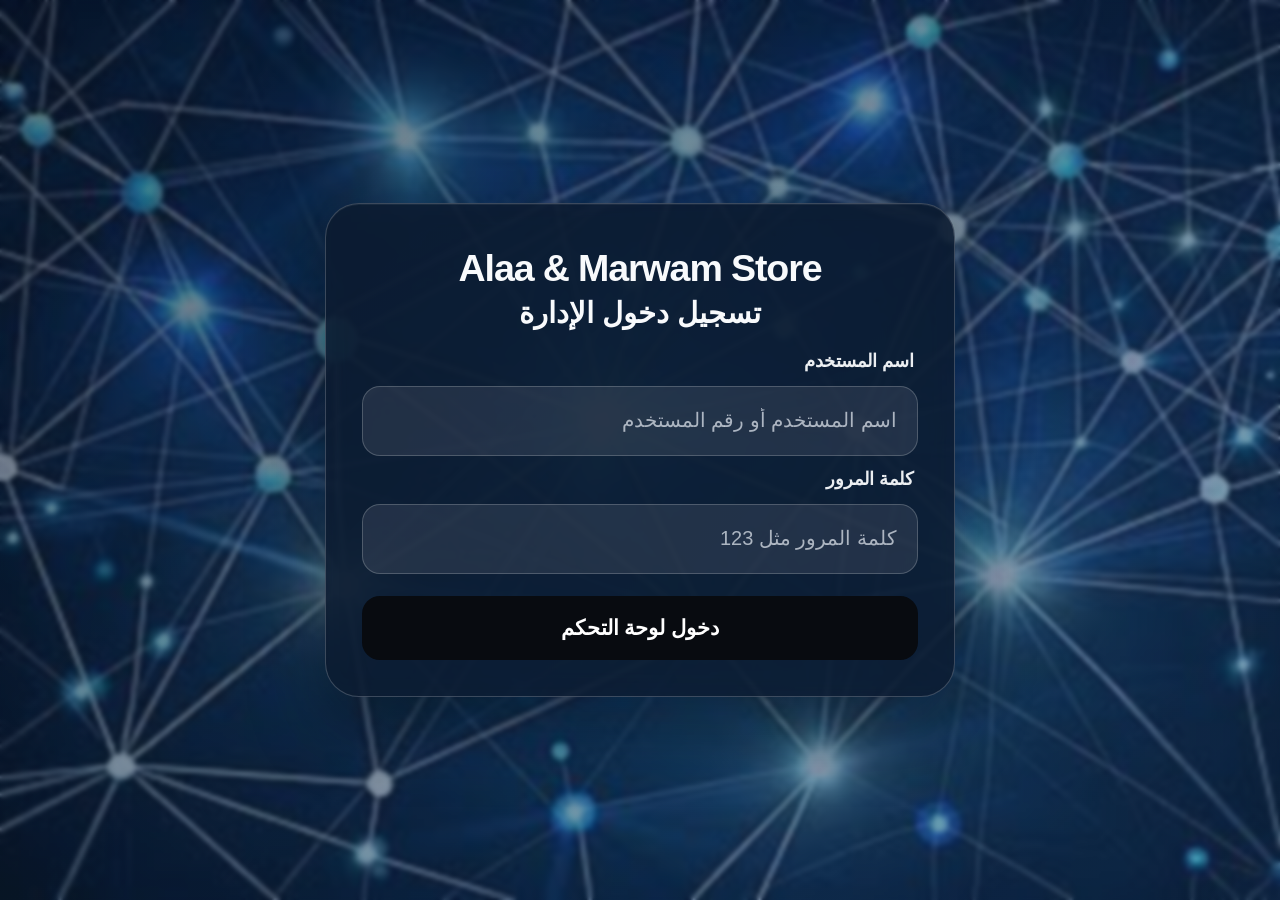
<file: ad.html>
<!DOCTYPE html>
<html lang="ar" dir="rtl">
<head>
    <meta charset="UTF-8">
    <meta name="viewport" content="width=device-width, initial-scale=1.0">
    <title>لوحة تحكم الإدارة الآمنة - Alaa & Marwan Store</title>
    <link rel="stylesheet" href="https://cdnjs.cloudflare.com/ajax/libs/font-awesome/6.4.0/css/all.min.css">
    <link rel="stylesheet" href="style-admin.css">
    <link rel="stylesheet" href="brand-background.css">
</head>
<body>
<div class="gallery-intro" aria-hidden="true">
    <div class="gallery-intro-brand"><span>A</span><span>&amp;</span><span>M</span></div>
    <div class="gallery-intro-location">CAIRO · 2026</div>
</div>

    <!-- بوابة الحماية الجدارية (Login Gate) -->
    <div class="login-overlay" id="loginOverlay">
        <div class="login-box">
            <h2>Alaa & Marwam Store</h2>
            <h3>تسجيل دخول الإدارة</h3>
            <form id="adminLoginForm">
                <label for="adminUser">اسم المستخدم</label>
                <input type="text" id="adminUser" class="form-control" placeholder="اسم المستخدم أو رقم المستخدم" required autocomplete="off">
                <label for="adminPass">كلمة المرور</label>
                <input type="password" id="adminPass" class="form-control" placeholder="كلمة المرور مثل 123" required>
                <button type="submit">دخول لوحة التحكم</button>
            </form>
        </div>
    </div>

    <!-- محتوى لوحة التحكم السري للمدير -->
    <div id="adminContent" style="display: none;">
        <header class="main-header">
            <div class="logo">Alaa & Marwan Store <span style="font-size:12px; color:gray;">(الآدمن)</span></div>
            <nav class="nav-links">
                <a href="index.html"><i class="fas fa-store"></i> المتجر</a>
                <a href="checkout.html"><i class="fas fa-credit-card"></i> الدفع والفواتير</a>
                <a href="customer.html"><i class="fas fa-user"></i> حسابي</a>
                <a href="ad.html" class="active"><i class="fas fa-user-shield"></i> لوحة التحكم</a>
            </nav>
            <div style="display:flex; align-items:center; gap:15px;">
                <button id="darkModeToggle" class="btn-dark-mode"><i class="fas fa-moon"></i></button>
                <button class="btn-logout" id="logoutBtn"><i class="fas fa-sign-out-alt"></i> خروج</button>
            </div>
        </header>

        <main class="admin-container">
            <section class="stats-grid">
                <div class="stat-box"><h3>إجمالي قيمة الطلبات المسجلة</h3>
                    <p id="totalSales">$0</p></div>
                <div class="stat-box"><h3>عدد الفواتير والطلبات</h3>
                    <p id="totalOrders">0</p></div>
                <div class="stat-box"><h3>القطع المعروضة بالمخزن</h3>
                    <p id="totalProducts">0</p></section>
 </section>
 <div class="admin-main-layout">
<section class="admin-form-side">
<h3>إضافة قطعة ملابس جديدة</h3>
<form id="addProductForm">
<div class="form-field">
    <label for="pTitle">اسم قطعة الملابس</label>
    <input type="text" id="pTitle" class="form-control" required placeholder="مثال: قميص أبيض كلاسيك">
</div>
<div class="form-field">
    <label for="pPrice">السعر بالدولار ($)</label>
    <input type="number" id="pPrice" class="form-control" required placeholder="مثال: 30" min="1">
</div>
<div class="form-field">
    <label for="pCategory">القسم</label>
    <select id="pCategory" class="form-control"><option value="رجال">رجال</option>
        <option value="شبابي">شبابي</option><option value="نساء">نساء</option><option value="أطفال">أطفال</option></select>
</div>
<div class="form-field">
    <span class="form-field-label">صورة المنتج</span>
    <div class="upload-box" id="imageDropZone">
        <input type="file" id="pImg" class="visually-hidden" accept="image/*" aria-describedby="fileNameLabel">
        <div class="image-preview">
            <i class="fas fa-image" id="imagePlaceholder" aria-hidden="true"></i>
            <img id="pImgPreview" alt="معاينة صورة المنتج" hidden>
        </div>
        <div class="upload-content">
            <output id="fileNameLabel" aria-live="polite">لم يتم اختيار صورة</output>
            <div class="upload-actions">
                <label for="pImg" class="upload-btn"><i class="fas fa-upload" aria-hidden="true">

                </i> اختيار صورة</label>
                <button type="button" class="clear-image-btn" id="clearImageBtn" aria-label="إزالة الصورة" hidden>
                    <i class="fas fa-times" aria-hidden="true"></i>
                </button>
            </div>
        </div>
    </div>
</div>
<div class="form-field">
    <label for="pDesc">وصف القطعة</label>
    <textarea id="pDesc" class="form-control" rows="3" required placeholder="وصف تفصيلي للمقاس والخامة...">

    </textarea>
</div>
<button type="submit" class="btn-publish"><i class="fas fa-plus" aria-hidden="true">

</i> نشر المنتج</button>
    </form>
    </section>

  <section class="admin-list-side">
 <h3>جدول المنتجات الحالي (المخزن الرئيسي)</h3>
<div class="admin-products-table-wrap">
<table class="admin-table admin-products-table">
<thead><tr><th>المنتج</th><th>القسم</th><th>السعر</th><th>التحكم</th></tr></thead>
<tbody id="adminProductsTable"></tbody>
    </table>
</div>
<hr class="admin-table-divider">
<h3>سجل الطلبات والفواتير الوادر من العملاء</h3>
<table class="admin-table">
<thead>
    <tr><th>رقم الطلب</th><th>العميل</th>
    <th>الهاتف</th><th>وسيلة الدفع وحالتها</th>
    <th>وسيلة التوصيل</th><th>اليوم</th><th>التاريخ</th><th>الوقت</th><th>إجمالي الطلب</th>
</tr>
</thead>
   <tbody id="adminOrdersTable"></tbody>
   </table>
  </section>
  </div>
 </main>
 </div>
<script src="invoice-monthly-reset.js"></script>
<script src="script-admin.js?v=2"></script>
</body>
</html>
</file>
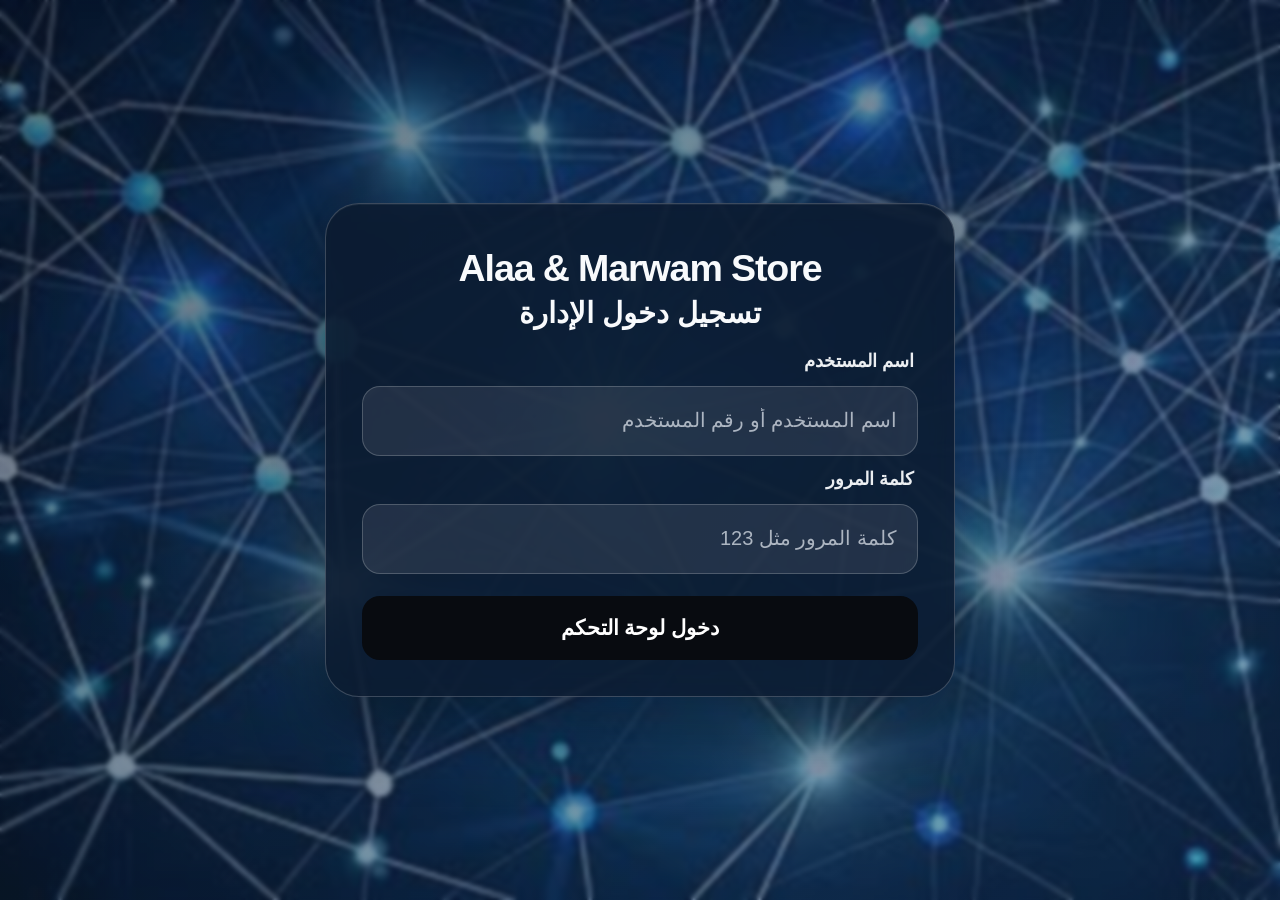
<file: admin.html>
<!DOCTYPE html>
<html lang="ar" dir="rtl">
<head>
    <meta charset="UTF-8">
    <meta name="viewport" content="width=device-width, initial-scale=1.0">
    <title>متجر Alaa & marwan Store الفاخر للملابس</title>
    <link rel="stylesheet" href="https://cdnjs.cloudflare.com/ajax/libs/font-awesome/6.4.0/css/all.min.css">
    <link rel="stylesheet" href="style-index.css">
    <link rel="stylesheet" href="brand-background.css">
</head>
<body>
<div class="gallery-intro" aria-hidden="true">
    <div class="gallery-intro-brand"><span>A</span><span>&amp;</span><span>M</span></div>
    <div class="gallery-intro-location">CAIRO · 2026</div>
</div>
    <script>
        window.location.replace('ad.html');
    </script>

    <!-- الهيدر الرئيسي -->
    <header class="main-header">
        <div class="logo">Alaa  & marwan Store</div>
        <nav class="nav-links">
            <a href="index.html" class="active"><i class="fas fa-store"></i> المتجر</a>
            <a href="checkout.html"><i class="fas fa-credit-card"></i> الدفع والفواتير</a>
            <a href="customer.html"><i class="fas fa-user"></i> حسابي</a>
            <a href="ad.html"><i class="fas fa-user-shield"></i> لوحة التحكم</a>
        </nav>
        <div class="header-actions">
            <button id="darkModeToggle" class="btn-dark-mode"><i class="fas fa-moon"></i></button>
            <button id="cartToggleBtn" class="btn-cart">
                <i class="fas fa-shopping-bag"></i>
                <span class="cart-badge" id="cartBadge">0</span>
            </button>
        </div>
    </header>

    <!-- شريط التحكم والبحث الفوري والفلترة -->
    <section class="controls-section">
        <div class="search-box">
            <i class="fas fa-search"></i>
            <input type="text" id="searchInput" placeholder="ابحث عن ملابس، جاكيت، فستان...">
        </div>
        <div class="filter-buttons">
            <button class="btn-filter active" data-cat="الكل">الكل</button>
            <button class="btn-filter" data-cat="رجال">رجال</button>
            <button class="btn-filter" data-cat="نساء">نساء</button>
            <button class="btn-filter" data-cat="أطفال">أطفال</button>
        </div>
    </section>

    <!-- شبكة عرض المنتجات -->
    <main class="products-grid" id="productsGrid"></main>

    <!-- سلة المشتريات الجانبية -->
    <div class="cart-overlay" id="cartOverlay"></div>
    <div class="cart-drawer" id="cartDrawer">
        <div class="cart-drawer-header">
            <h3>حقيبة التسوق الخاصة بك</h3>
            <button class="btn-close-cart" id="closeCartBtn">&times;</button>
        </div>
        <div class="cart-drawer-items" id="cartDrawerItems"></div>
        <div class="cart-drawer-footer">
            <div class="cart-total-row">
                <span>المجموع الفرعي:</span>
                <span id="cartSubtotal">$0</span>
            </div>
            <a href="checkout.html" class="btn-checkout-link">الانتقال لإتمام الدفع وشحن الفاتورة</a>
        </div>
    </div>

    <script src="script-index.js"></script>
</body>
</html>
</file>
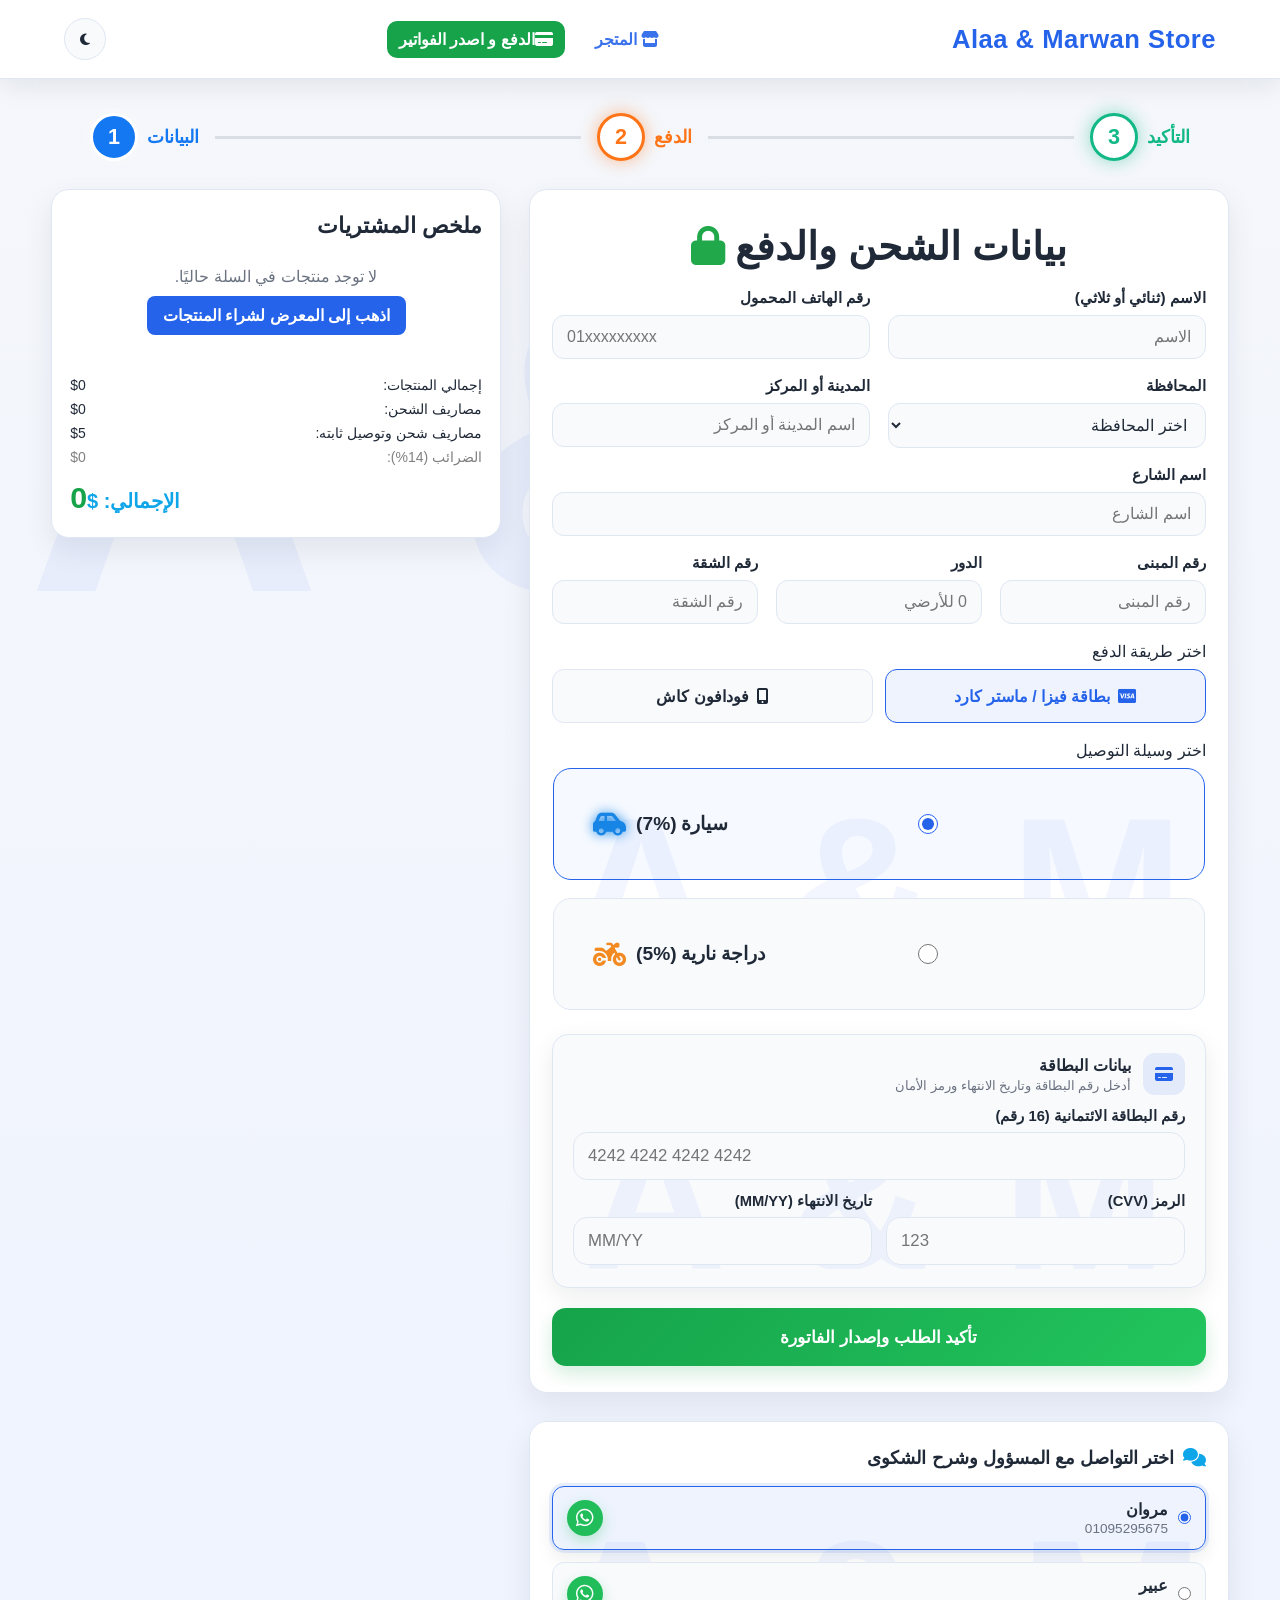
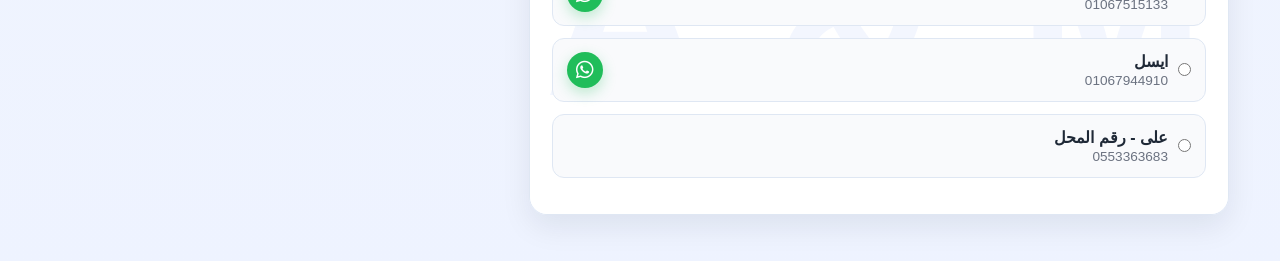
<file: checkout.html>
<!DOCTYPE html>
<html lang="ar" dir="rtl">
<head>
    <meta charset="UTF-8">
    <meta name="viewport" content="width=device-width, initial-scale=1.0">
    <title>إتمام الدفع الآمن و اصدار الفاتورة</title>
    <link rel="stylesheet" href="https://cdnjs.cloudflare.com/ajax/libs/font-awesome/6.4.0/css/all.min.css">
    <link rel="stylesheet" href="style-checkout.css?v=2">
    <link rel="stylesheet" href="brand-background.css">
</head>
<body>
<div class="gallery-intro" aria-hidden="true">
    <div class="gallery-intro-brand"><span>A</span><span>&amp;</span><span>M</span></div>
    <div class="gallery-intro-location">CAIRO · 2026</div>
</div>

    <header class="main-header">
        <div class="logo">Alaa & Marwan Store</div>
        <nav class="nav-links">
            <a href="index.html"><i class="fas fa-store"></i> المتجر</a>
            <a href="checkout.html" class="active"><i class="fas fa-credit-card"></i>الدفع و اصدر الفواتير</a>
            <a href="customer.html" id="customerNavLink" style="display:none;"><i class="fas fa-user"></i> الحساب اليومي لدي المتجر</a>
            <a href="ad.html" id="adminNavLink" style="display:none;"><i class="fas fa-user-shield"></i>لوحة التحكم  لدي المتجر</a>
        </nav>
        <button id="darkModeToggle" class="btn-dark-mode"><i class="fas fa-moon"></i></button>
    </header>

    <section class="checkout-steps" aria-label="مرحبا بك في مراحل إتمام الطلب">
        <button type="button" class="checkout-step step-blue" data-target="custName"><span>1</span><strong>البيانات</strong>
        </button>
        <div class="step-line">
        </div>
        <button type="button" class="checkout-step step-orange active" data-target="dynamicPaymentFields"><span>2</span>
            <strong>الدفع</strong>
        </button>
        <div class="step-line">
        </div>
        <button type="button" class="checkout-step step-green" data-target="checkoutSummaryList"><span>3</span>
            <strong>التأكيد</strong>
        </button>
    </section>

    <main class="checkout-container">
        <section class="checkout-form-section">
            <h1 class="secure-heading">بيانات الشحن والدفع <i class="fas fa-lock"></i></h1>
            <form id="checkoutForm" novalidate>
                <div class="customer-details-grid">
                    <div class="form-group">
                        <label for="custName">الاسم (ثنائي أو ثلاثي)</label>
                        <input type="text" id="custName" required placeholder="الاسم" autocomplete="name" autocapitalize="words">
                    </div>
                    <div class="form-group">
                        <label for="custPhone">رقم الهاتف المحمول</label>
                        <input type="tel" id="custPhone" required placeholder="01xxxxxxxxx" autocomplete="tel" inputmode="numeric" maxlength="11" pattern="01[0125][0-9]{8}" dir="ltr">
                    </div>
                    <div class="form-group">
                        <label for="custGovernorate">المحافظة</label>
                        <select id="custGovernorate" required autocomplete="address-level1">
            <option value="" selected disabled>اختر المحافظة</option>
    <option>القاهرة</option>
        <option>الجيزة</option>
            <option>الإسكندرية</option>
                <option>الدقهلية</option>
                    <option>البحر الأحمر</option>
                        <option>البحيرة</option>
                            <option>الفيوم</option>
                                <option>الغربية</option>
                                    <option>الإسماعيلية</option>
                                        <option>المنوفية</option>

                    <option>المنيا</option>
                        <option>القليوبية</option>
                            <option>الوادي الجديد</option>
                                <option>السويس</option>
                                    <option>أسوان</option>
                                        <option>أسيوط</option>
                                            <option>بني سويف</option>
                                                    <option>بورسعيد</option>
                                                        <option>دمياط</option>

                    <option>الشرقية</option>
                        <option>جنوب سيناء</option>
                            <option>كفر الشيخ</option>
                                <option>مطروح</option>
                                    <option>الأقصر</option>
                                        <option>قنا</option>
                                            <option>شمال سيناء</option>
                                                    <option>سوهاج</option>
                        </select>

                    </div>
                    <div class="form-group">
                        <label for="custCity">المدينة أو المركز</label>
                        <input type="text" id="custCity" required minlength="2" maxlength="80" placeholder="اسم المدينة أو المركز" autocomplete="address-level2">
                    </div>
                    <div class="form-group full-width">
                        <label for="custStreet">اسم الشارع</label>
                        <input type="text" id="custStreet" required minlength="3" maxlength="120" placeholder="اسم الشارع" autocomplete="address-line1">
                    </div>
                    <div class="address-number-grid">
                        <div class="form-group">
                            <label for="custBuilding">رقم المبنى</label>
                            <input type="number" id="custBuilding" required min="1" step="1" inputmode="numeric" placeholder="رقم المبنى">
                        </div>
                        <div class="form-group">
                            <label for="custFloor">الدور</label>
                            <input type="number" id="custFloor" required min="0" step="1" inputmode="numeric" placeholder="0 للأرضي">
                        </div>
                        <div class="form-group">
                            <label for="custApartment">رقم الشقة</label>
                            <input type="number" id="custApartment" required min="1" step="1" inputmode="numeric" placeholder="رقم الشقة">
                        </div>
                    </div>
                </div>

                <div class="form-group">
                    <span>اختر طريقة الدفع</span>
                    <div class="payment-options-grid">
                        <div class="payment-option active" data-method="Visa"><i class="fab fa-cc-visa"></i> بطاقة فيزا / ماستر كارد</div>
                        <div class="payment-option" data-method="Vodafone Cash"><i class="fas fa-mobile-alt"></i> فودافون كاش</div>
                    </div>
                </div>

                <div class="form-group">
                    <span>اختر وسيلة التوصيل</span>
                    <iframe
                        id="deliveryMethodFrame"
                        class="delivery-method-frame"
                        src="delivery-method.html"
                        title="اختيار وسيلة التوصيل"
                        loading="eager"
                    ></iframe>
                </div>

                <div id="dynamicPaymentFields" class="dynamic-fields-box">
                    <div id="visaFields">
                        <div class="payment-card-heading">
                            <span class="payment-card-heading-icon"><i class="fas fa-credit-card" aria-hidden="true"></i></span>
                            <div>
                                <strong>بيانات البطاقة</strong>
                                <small>أدخل رقم البطاقة وتاريخ الانتهاء ورمز الأمان</small>
                            </div>
                        </div>
                        <iframe
                            id="paymentCardFrame"
                            class="payment-card-frame"
                            src="payment-card.html"
                            title="بيانات البطاقة"
                            loading="eager"
                        ></iframe>
                    </div>
                    <div id="vodafoneFields" style="display: none;">
                        <p style="font-size: 13px; color: #856404; background: #fff3cd; padding: 10px; border-radius: 6px; margin-bottom: 15px;">
                            يرجى تحويل المبلغ الإجمالي إلى محفظتنا الكاش برقم <strong>(01095295675)</strong> ثم اكتب رقم محفظتك بالأسفل للتأكيد.
                        </p>
                        <div class="form-group">
                            <label for="vfPhone">رقم المحفظة التي قمت بالتحويل منها</label>
                            <input type="text" id="vfPhone" placeholder="xxxxxxxxxxx" maxlength="11" inputmode="numeric">
                        </div>
                    </div>
                </div>

                <button type="button" class="btn-submit-order" id="submitOrderButton"
                    onclick="if (typeof window.handleCheckoutButtonClick === 'function') window.handleCheckoutButtonClick(); else { const feedback = document.getElementById('checkoutFeedback'); if (feedback) { feedback.textContent = 'تعذر تحميل كود إتمام الدفع. أعد تحميل الصفحة.'; feedback.hidden = false; } else { alert('تعذر تحميل كود إتمام الدفع. أعد تحميل الصفحة.'); } }">
                    </i class="fas fa-check-circle" aria-hidden="true"></i>
                    <span>تأكيد الطلب وإصدار الفاتورة</span>
                </button>
                <p id="checkoutFeedback" class="checkout-feedback" role="status" aria-live="polite" hidden></p>
            </form>
        </section>

        <aside class="checkout-summary-section">
            <div class="summary-box">
                <h3>ملخص المشتريات</h3>
                <div id="checkoutSummaryList"></div>
                <div class="price-breakdown" style="margin-top:15px; font-size:14px; border-top:1px solid var(--border-color); padding-top:15px; display:flex; flex-direction:column; gap:8px;">
                    <div style="display:flex; justify-content:space-between;"><span>إجمالي المنتجات:</span> <span id="subTotal">$0</span>
                    </div>
                    <div style="display:flex; justify-content:space-between;"><span>مصاريف الشحن:</span> <span id="deliveryFee">$0</span>
                    </div>
                    <div style="display:flex; justify-content:space-between;"><span>مصاريف شحن وتوصيل ثابته:</span> <span>$5</span>
                    </div>
                    <div style="display:flex; justify-content:space-between; color:gray;"><span>الضرائب (14%):</span> <span id="taxTotal">$0</span></div>
                </div>
                <div style="font-size:20px; font-weight:bold; color:var(--accent); margin-top:15px; text-align:left;">الإجمالي: $<span id="checkoutTotal">0</span></div>
            </div>

        </aside>

        <section class="delivery-people-panel" aria-label="التواصل مع المسؤولين">
            <iframe
                id="contactFrame"
                src="contact.html"
                title="التواصل مع المسؤولين"
                loading="eager"
            ></iframe>
        </section>
    </main>

    <section class="invoice-result" id="invoiceResult" hidden aria-labelledby="invoiceResultTitle">
        <div class="invoice-result-actions">
            <h2 id="invoiceResultTitle" class="visually-hidden">تم تسجيل طلبك بنجاح</h2>
            <div class="invoice-result-buttons">
                <button type="button" class="invoice-close-checkout" id="closeCheckoutInvoice" aria-label="إغلاق الفاتورة">&times;</button>
                <button type="button" class="btn-print-invoice" id="printCheckoutInvoice">
                    طباعة / حفظ PDF <i class="fas fa-file-pdf" aria-hidden="true"></i>
                </button>
            </div>
        </div>
        <div id="checkoutInvoiceContent"></div>
    </section>

    <script src="invoice-monthly-reset.js?v=3"></script>
    <script src="contact.js"></script>
    <script src="delivery-method.js"></script>
    <script src="payment-card.js"></script>
    <script src="script-checkout.js?v=14"></script>
</body>
</file>
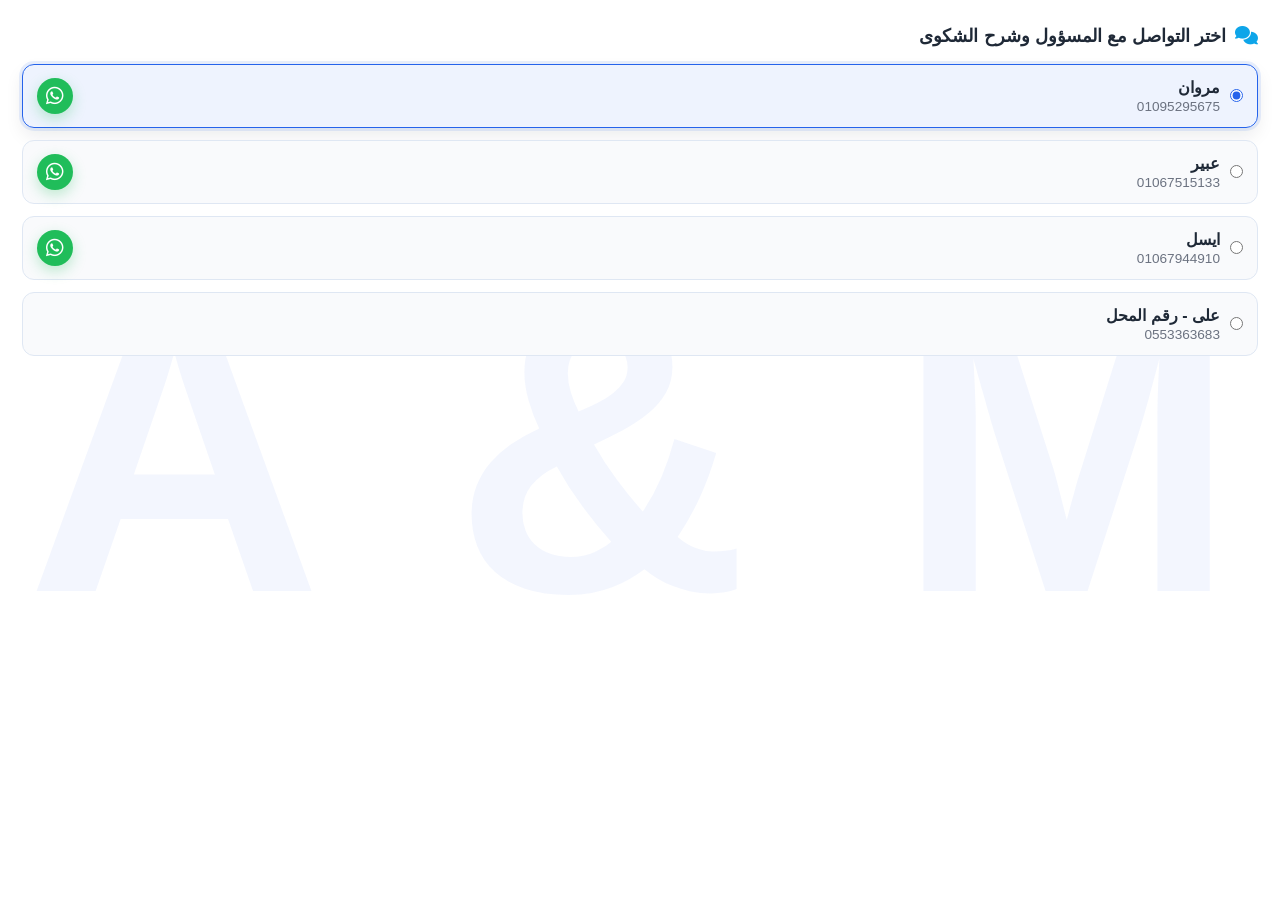
<file: contact.html>
<!DOCTYPE html>
<html lang="ar" dir="rtl">
<head>
    <meta charset="UTF-8">
    <meta name="viewport" content="width=device-width, initial-scale=1.0">
    <title>التواصل مع المسؤولين</title>
    <link rel="stylesheet" href="https://cdnjs.cloudflare.com/ajax/libs/font-awesome/6.4.0/css/all.min.css">
    <link rel="stylesheet" href="contact.css">
    <link rel="stylesheet" href="brand-background.css">
</head>
<body>
<div class="gallery-intro" aria-hidden="true">
    <div class="gallery-intro-brand"><span>A</span><span>&amp;</span><span>M</span></div>
    <div class="gallery-intro-location">CAIRO · 2026</div>
</div>
    <main class="contact-panel">
        <h3><i class="fas fa-comments"></i> اختر التواصل مع المسؤول وشرح الشكوى</h3>
        <div class="contact-persons">
            <label class="contact-person active">
                <input type="radio" name="deliveryPerson" value="مروان" checked>
                <span><strong>مروان</strong><a class="phone-link" href="tel:01095295675">01095295675</a></span>
                <a class="whatsapp-link" href="https://wa.me/201095295675" target="_blank" rel="noopener" aria-label="التواصل مع مروان عبر واتساب">
                    <i class="fab fa-whatsapp"></i></a>
            </label>
            <label class="contact-person">
                <input type="radio" name="deliveryPerson" value="عبير">
                <span><strong>عبير</strong><a class="phone-link" href="tel:01067515133">01067515133</a></span>
                <a class="whatsapp-link" href="https://wa.me/201067515133" target="_blank" rel="noopener" aria-label="التواصل مع عبير عبر واتساب">
                    <i class="fab fa-whatsapp"></i></a>
            </label>
            <label class="contact-person">
                <input type="radio" name="deliveryPerson" value="ايسل">
                <span><strong>ايسل</strong><a class="phone-link" href="tel:01067515133">01067944910</a></span>
                <a class="whatsapp-link" href="https://wa.me/201067944910" target="_blank" rel="noopener" aria-label="التواصل مع ايسل عبر واتساب">
                    <i class="fab fa-whatsapp"></i></a>
            </label>
            <label class="contact-person">
                <input type="radio" name="deliveryPerson" value="التواصل على رقم المحل">
                <span><strong>على - رقم المحل</strong><a class="phone-link" href="tel:0553363683">0553363683</a></span>
            </label>
        </div>
    </main>
    <script src="contact.js"></script>
</body>
</html>
</file>
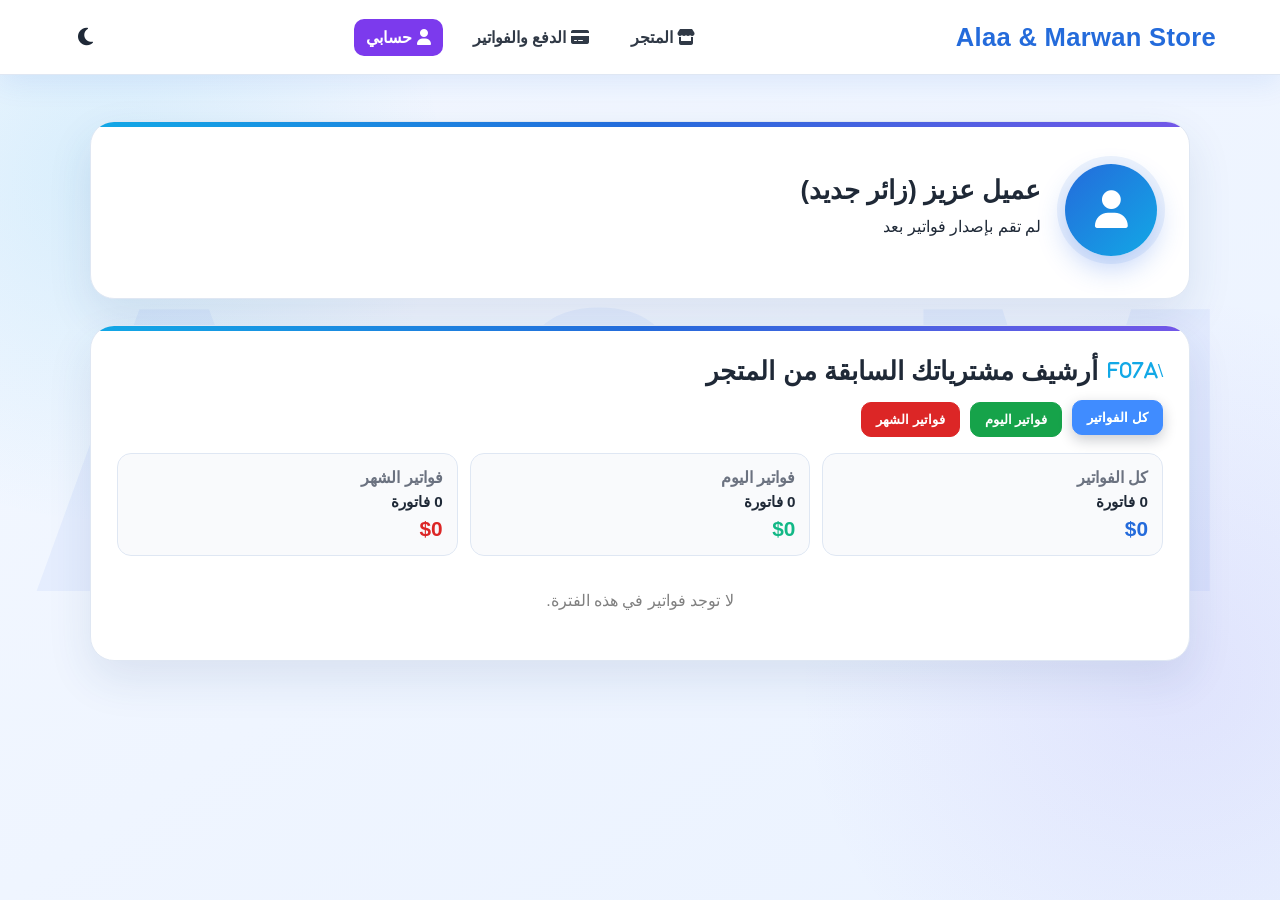
<file: customer.html>
<!DOCTYPE html>
<html lang="ar" dir="rtl">
<head>
    <meta charset="UTF-8">
    <meta name="viewport" content="width=device-width, initial-scale=1.0">
    <title>ملف المتجر اليومي</title>
    <link rel="stylesheet" href="https://cdnjs.cloudflare.com/ajax/libs/font-awesome/6.4.0/css/all.min.css">
    <link rel="stylesheet" href="style-customer.css">
    <link rel="stylesheet" href="brand-background.css">
</head>
<body>
<div class="gallery-intro" aria-hidden="true">
    <div class="gallery-intro-brand"><span>A</span><span>&amp;</span><span>M</span></div>
    <div class="gallery-intro-location">CAIRO · 2026</div>
</div>

    <header class="main-header">
        <div class="logo">Alaa & Marwan Store</div>
        <nav class="nav-links">
            <a href="index.html"><i class="fas fa-store"></i> المتجر</a>
            <a href="checkout.html"><i class="fas fa-credit-card"></i> الدفع والفواتير</a>
            <a href="customer.html" class="active"><i class="fas fa-user"></i> حسابي</a>
            <a href="ad.html" id="adminNavLink"><i class="fas fa-user-shield"></i>لوحه التحكم لدى المتجر</a>
        </nav>
        <button id="darkModeToggle" style="background:none; border:none; font-size:20px; color:inherit; cursor:pointer;"><i class="fas fa-moon"></i></button>
    </header>

    <main class="customer-container">
        <div class="profile-card">
            <div class="avatar"><i class="fas fa-user"></i></div>
            <div>
                <h2>عميل عزيز (زائر جديد)</h2>
                <p id="cPhone" style="color:var(--text-muted); margin-top:5px;">لم تقم بإصدار فواتير بعد</p>
                <p id="cAddress" style="font-size:14px; margin-top:5px;"></p>
            </div>
        </div>

        <div class="orders-box">
            <h3>أرشيف مشترياتك السابقة من المتجر</h3>
            <div class="invoice-filters" aria-label="فلترة الفواتير">
                <button type="button" class="invoice-filter active" data-filter="all">كل الفواتير</button>
                <button type="button" class="invoice-filter" data-filter="day">فواتير اليوم</button>
                <button type="button" class="invoice-filter" data-filter="month">فواتير الشهر</button>
            </div>
            <div class="invoice-stats">
                <div class="invoice-stat stat-all"><span>كل الفواتير</span><strong id="allInvoiceCount">0 فاتورة</strong><b id="allInvoiceProfit">$0</b></div>
                <div class="invoice-stat stat-day"><span>فواتير اليوم</span><strong id="dayInvoiceCount">0 فاتورة</strong><b id="dayInvoiceProfit">$0</b></div>
                <div class="invoice-stat stat-month"><span>فواتير الشهر</span><strong id="monthInvoiceCount">0 فاتورة</strong><b id="monthInvoiceProfit">$0</b></div>
            </div>
            <div id="customerOrdersList" style="margin-top: 15px;"></div>
        </div>
    </main>

    <div class="invoice-modal" id="invoiceModal" hidden>
        <div class="invoice-modal-backdrop" data-close-invoice></div>
        <section class="invoice-paper" role="dialog" aria-modal="true" aria-labelledby="invoiceModalTitle">
            <div class="invoice-modal-actions">
                <button type="button" class="invoice-close-btn" data-close-invoice aria-label="إغلاق الفاتورة">&times;</button>
                <button type="button" class="invoice-print-btn" id="printCustomerInvoice"><i class="fas fa-file-pdf"></i> طباعة / حفظ PDF</button>
            </div>
            <div id="invoicePaperContent"></div>
        </section>
    </div>

    <script src="Communication.js"></script>
    <script src="invoice-monthly-reset.js?v=3"></script>
    <script src="script-customer.js?v=3"></script>
</body>
</html>
</file>
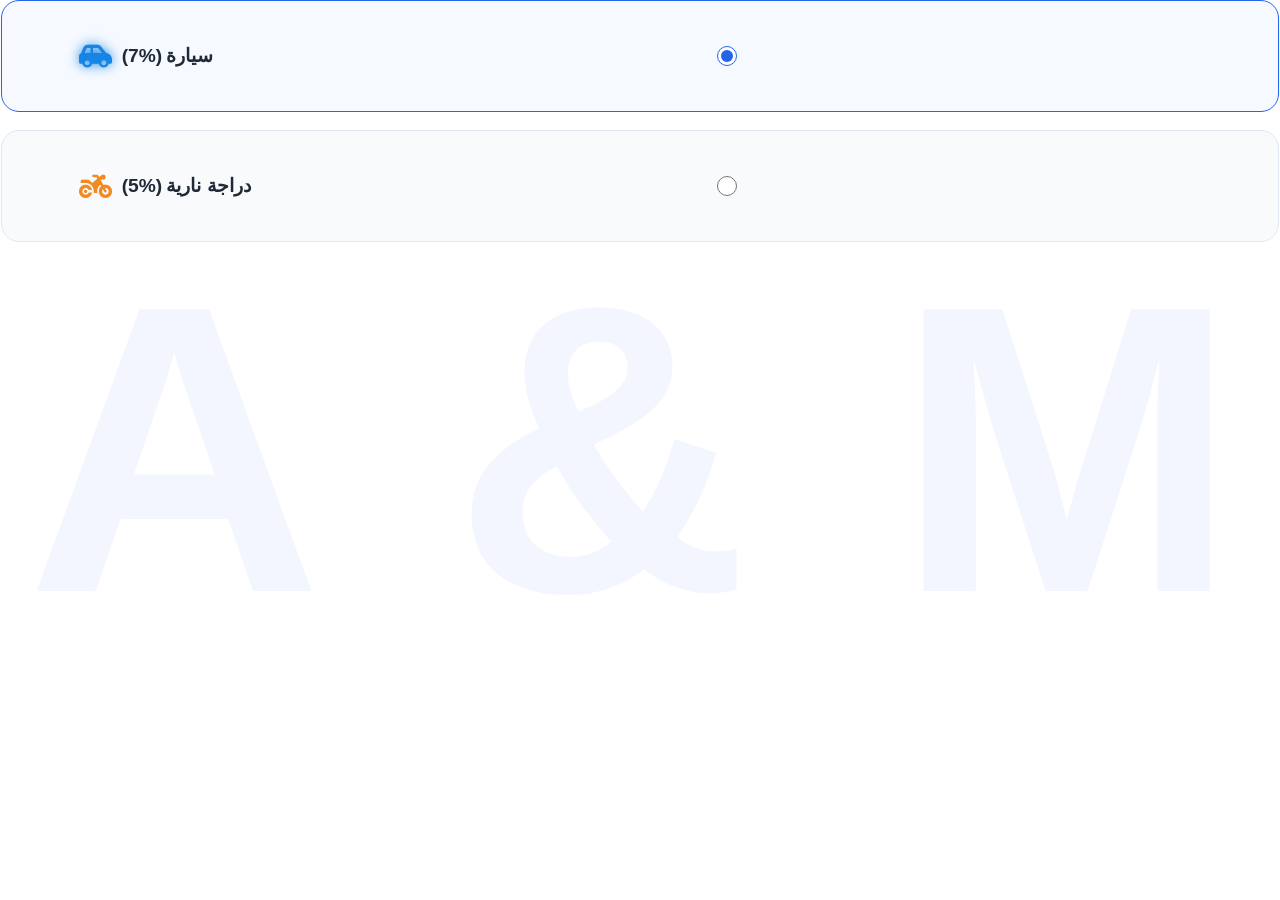
<file: delivery-method.html>
<!DOCTYPE html>
<html lang="ar" dir="rtl">
<head>
    <meta charset="UTF-8">
    <meta name="viewport" content="width=device-width, initial-scale=1.0">
    <title>اختيار وسيلة التوصيل</title>
    <link rel="stylesheet" href="https://cdnjs.cloudflare.com/ajax/libs/font-awesome/6.4.0/css/all.min.css">
    <link rel="stylesheet" href="delivery-method.css">
    <link rel="stylesheet" href="brand-background.css">
</head>
<body>
<div class="gallery-intro" aria-hidden="true">
    <div class="gallery-intro-brand"><span>A</span><span>&amp;</span><span>M</span></div>
    <div class="gallery-intro-location">CAIRO · 2026</div>
</div>
    <main class="delivery-methods" aria-label="وسائل التوصيل">
        <label class="delivery-option active">
            <input type="radio" name="deliveryMethod" value="سيارة" data-fee="7" checked>
            <i class="fas fa-car-side delivery-method-icon car-icon" aria-hidden="true"></i>
            <span>سيارة <strong>(7%)</strong></span>
        </label>
        <label class="delivery-option">
            <input type="radio" name="deliveryMethod" value="دراجة نارية" data-fee="5">
            <i class="fas fa-motorcycle delivery-method-icon bike-icon" aria-hidden="true"></i>
            <span>دراجة نارية <strong>(5%)</strong></span>
        </label>
    </main>
    <script src="delivery-method.js"></script>
</body>
</html>
</file>
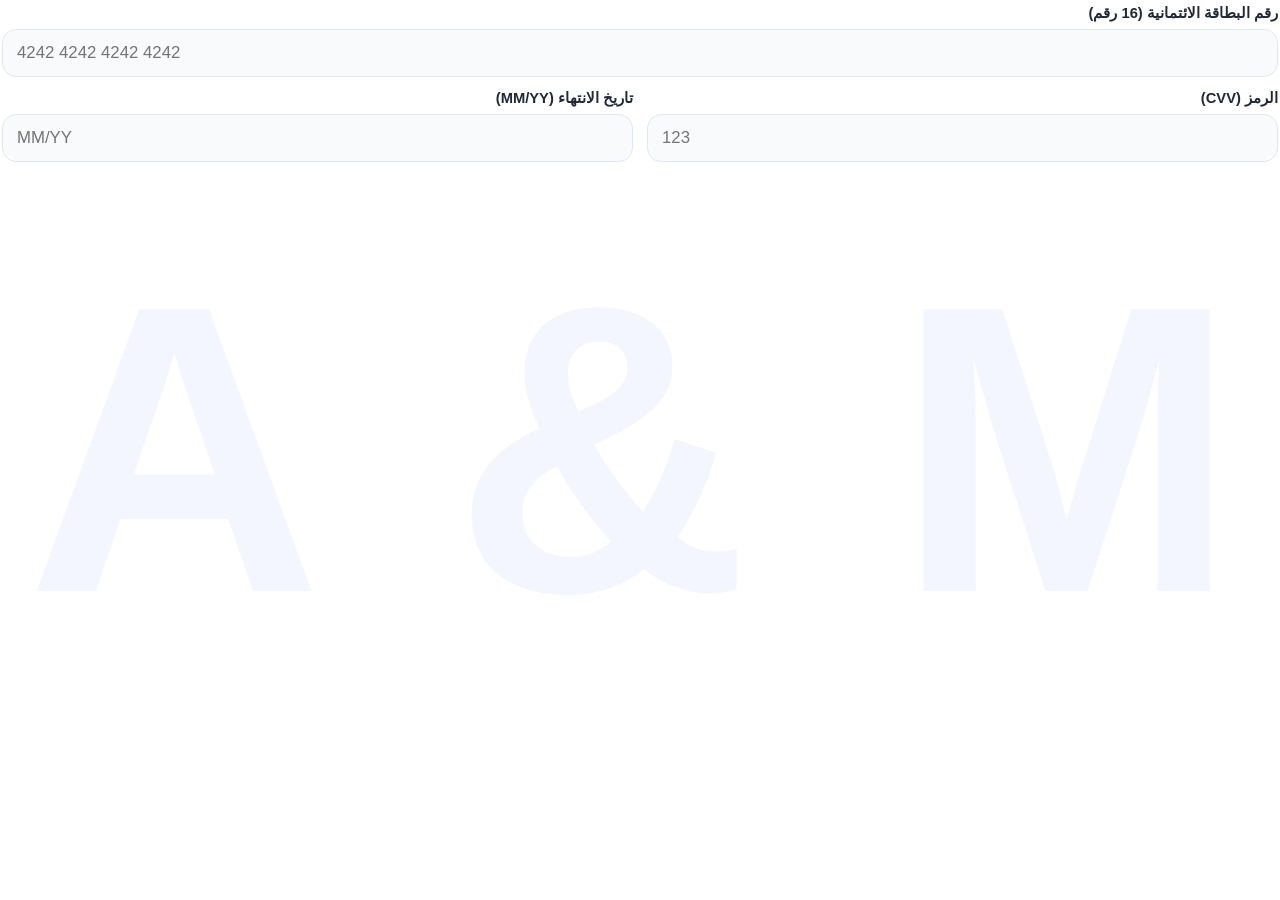
<file: payment-card.html>
<!DOCTYPE html>
<html lang="ar" dir="rtl">
<head>
    <meta charset="UTF-8">
    <meta name="viewport" content="width=device-width, initial-scale=1.0">
    <title>بيانات البطاقة</title>
    <link rel="stylesheet" href="payment-card.css">
    <link rel="stylesheet" href="brand-background.css">
</head>
<body>
<div class="gallery-intro" aria-hidden="true">
    <div class="gallery-intro-brand"><span>A</span><span>&amp;</span><span>M</span></div>
    <div class="gallery-intro-location">CAIRO · 2026</div>
</div>
    <main class="card-fields">
        <div class="form-group">
            <label for="cardNum">رقم البطاقة الائتمانية (16 رقم)</label>
            <input type="text" id="cardNum" class="card-entry-input" placeholder="4242 4242 4242 4242" maxlength="19" inputmode="numeric" autocomplete="cc-number" dir="ltr" required>
        </div>
        <div class="card-details-grid">
            <div class="form-group">
                <label for="cardCvv">الرمز (CVV)</label>
                <input type="password" id="cardCvv" class="card-entry-input" placeholder="123" maxlength="3" inputmode="numeric" autocomplete="off" dir="ltr" required>
            </div>
            <div class="form-group">
                <label for="cardExpiry">تاريخ الانتهاء (MM/YY)</label>
                <input type="text" id="cardExpiry" class="card-entry-input" placeholder="MM/YY" maxlength="5" inputmode="numeric" autocomplete="cc-exp" dir="ltr" required>
            </div>
        </div>
    </main>
    <script src="payment-card.js"></script>
</body>
</html>
</file>
<file: style-admin.css>
:root {
      --bg: #f3f7ff;
      --bg-soft: #edf4ff;
      --panel: #ffffff;
      --panel-2: #f8fbff;
      --primary: #2563eb;
      --primary-dark: #1d4ed8;
      --success: #16a34a;
      --danger: #ef4444;
      --text: #1f2937;
      --muted: #6b7280;
      --border: #dfe8f6;
      --shadow: rgba(37, 99, 235, 0.12);
    }

body.dark-theme {
  --bg: #0f172a;
  --bg-soft: #111827;
  --panel: #111827;
  --panel-2: #1f2937;
  --primary: #60a5fa;
  --primary-dark: #3b82f6;
  --success: #22c55e;
  --danger: #f87171;
  --text: #f8fafc;
  --muted: #cbd5e1;
  --border: #334155;
  --shadow: rgba(15, 23, 42, 0.38);
}

    * {
      box-sizing: border-box;
      margin: 0;
      padding: 0;
      font-family: "Segoe UI", Tahoma, Geneva, Verdana, sans-serif;
    }

body {
  direction: rtl;
  background: linear-gradient(rgba(15, 23, 42, 0.68), rgba(15, 23, 42, 0.68)), url("images.jpg") center / cover fixed;
  color: var(--text);
  transition: all 0.3s ease;
}

.main-header {
  display: flex;
  align-items: center;
  justify-content: space-between;
  gap: 18px;
  padding: 18px 5%;
  background: var(--panel);
  border-bottom: 1px solid var(--border);
  box-shadow: 0 10px 30px var(--shadow);
  position: sticky;
  top: 0;
  z-index: 20;
}

.logo {
  font-size: clamp(1.3rem, 2vw, 2rem);
  font-weight: 800;
  color: var(--primary);
}

.nav-links {
  display: flex;
  align-items: center;
  flex-wrap: wrap;
  gap: 18px;
}

  .nav-links a {
    text-decoration: none;
    color: var(--text);
    font-weight: 600;
    padding: 9px 12px;
    border-radius: 10px;
    transition: color 0.2s ease, background 0.2s ease, transform 0.2s ease;
  }

.nav-links a[href="index.html"] { --nav-color: #2563eb; --nav-hover-color: #1d4ed8; }
.nav-links a[href="checkout.html"] { --nav-color: #16a34a; --nav-hover-color: #15803d; }
.nav-links a[href="customer.html"] { --nav-color: #7c3aed; --nav-hover-color: #6d28d9; }
.nav-links a[href="ad.html"] { --nav-color: #dc2626; --nav-hover-color: #b91c1c; }

.nav-links a[href] {
  color: var(--nav-color, var(--text));
}

.nav-links a.active {
  color: #fff;
  background: var(--nav-color, var(--primary));
}

.nav-links a:hover {
  color: #fff;
  background: var(--nav-hover-color, var(--primary));
  transform: translateY(-1px);
}

    .btn-dark-mode,
    .btn-logout {
      border: 1px solid var(--border);
      background: var(--panel-2);
      color: var(--text);
      border-radius: 12px;
      padding: 10px 14px;
      cursor: pointer;
      font-weight: 700;
    }

.btn-logout {
  background: var(--danger);
  border-color: var(--danger);
  color: #fff;
}

.admin-container {
  width: min(1200px, 92%);
  margin: 28px auto 60px;
  display: flex;
  flex-direction: column;
  gap: 24px;
}

.stats-grid {
    display: grid;
    grid-template-columns: repeat(3, minmax(0, 1fr));
    gap: 18px;
}

.stat-box {
      position: relative;
        isolation: isolate;
        overflow: hidden;
        background: var(--panel);
        border: 1px solid var(--border);
      border-radius: 18px;
        padding: 20px 18px;
        box-shadow: 0 12px 30px var(--shadow);
        transition: transform 0.25s ease, border-color 0.25s ease, box-shadow 0.25s ease;
}

.stat-box::before {
  content: "";
  position: absolute;
  inset: 0 0 auto;
  height: 4px;
  background: linear-gradient(90deg, var(--primary), #7c5cff);
  transform: scaleX(0.35);
  transform-origin: right;
  transition: transform 0.3s ease;
}

    .stat-box::after {
      content: "";
      position: absolute;
      width: 110px;
      height: 110px;
      left: -45px;
      bottom: -55px;
      border-radius: 50%;
      background: rgba(37, 99, 235, 0.12);
      filter: blur(4px);
      z-index: -1;
      transition: transform 0.3s ease, background 0.3s ease;
    }

.stat-box:hover {
  transform: translateY(-7px);
  border-color: rgba(96, 165, 250, 0.75);
  box-shadow: 0 18px 38px var(--shadow), 0 0 24px rgba(37, 99, 235, 0.14);
}

.stat-box:hover::before { transform: scaleX(1); }
.stat-box:hover::after { transform: scale(1.35); }

    .stat-box:nth-child(2)::before { background: linear-gradient(90deg, #12b886, #55d6b0); }
        .stat-box:nth-child(2)::after { background: rgba(18, 184, 134, 0.12); }
    .stat-box:nth-child(3)::before { background: linear-gradient(90deg, #f59f00, #ffca55); }
        .stat-box:nth-child(3)::after { background: rgba(245, 159, 0, 0.13); }

.stat-box h3 {
  font-size: 0.95rem;
  color: var(--muted);
  margin-bottom: 10px;
  transition: color 0.25s ease;
}

.stat-box p {
  font-size: clamp(1.4rem, 2vw, 2rem);
  font-weight: 800;
  color: var(--primary);
  transition: transform 0.25s ease, color 0.25s ease;
}

    .stat-box:hover p { transform: scale(1.08); }
    .stat-box:nth-child(2) p { color: #00eda6; }
    .stat-box:nth-child(3) p { color: #f59f00; }

.admin-main-layout {
  display: grid;
  grid-template-columns: 0.9fr 1.6fr;
  gap: 22px;
}

.admin-form-side,
    .admin-list-side {
      position: relative;
      overflow: hidden;
      background: var(--panel);
      border: 1px solid var(--border);
      border-radius: 18px;
      padding: 20px;
      box-shadow: 0 12px 30px var(--shadow);
      transition: transform 0.25s ease, box-shadow 0.25s ease, border-color 0.25s ease;
    }

.admin-form-side {
  align-self: start;
  height: fit-content;
}

.admin-form-side::before,
    .admin-list-side::before {
      content: "";
      position: absolute;
      inset: 0 0 auto;
      height: 4px;
      background: linear-gradient(90deg, var(--primary), #7c5cff);
      transform: scaleX(0.35);
      transform-origin: right;
      transition: transform 0.3s ease;
}

.admin-form-side:hover,
.admin-list-side:hover {
  transform: translateY(-4px);
  border-color: rgba(96, 165, 250, 0.55);
  box-shadow: 0 18px 38px var(--shadow);
}

.admin-form-side:hover::before,
.admin-list-side:hover::before {
  transform: scaleX(1);
}

.admin-form-side h3,
.admin-list-side h3 {
  margin-bottom: 14px;
  font-size: 1.35rem;
}

#addProductForm {
  display: flex;
  flex-direction: column;
  gap: 16px;
}

.form-field {
  display: flex;
  min-width: 0;
  flex-direction: column;
  gap: 7px;
}

.form-field > label,
.form-field-label {
  font-weight: 700;
  color: var(--text);
}

.form-control {
  width: 100%;
  border: 1px solid var(--border);
  background: var(--panel-2);
  color: var(--text);
  border-radius: 12px;
  padding: 12px 14px;
  font-size: 1rem;
  transition: border-color 0.2s ease, box-shadow 0.2s ease;
}

.form-control:focus {
  outline: none;
  border-color: var(--primary);
  box-shadow: 0 0 0 5px rgba(37, 99, 235, 0.12);
}

.form-control:hover {
  border-color: rgba(37, 99, 235, 0.55);
}

.upload-box {
  display: flex;
  align-items: center;
  gap: 12px;
  min-width: 0;
  padding: 12px;
  border: 1px solid var(--border);
  background: var(--panel-2);
  border-radius: 12px;
  transition: border-color 0.25s ease, background 0.25s ease, box-shadow 0.25s ease;
}

.upload-box:focus-within,
.upload-box:hover,
.upload-box.is-dragging {
  border-color: var(--primary);
  background: rgba(37, 99, 235, 0.08);
  box-shadow: 0 0 0 4px rgba(37, 99, 235, 0.1);
}

.visually-hidden {
  position: absolute;
  width: 1px;
  height: 1px;
  padding: 0;
  margin: -1px;
  overflow: hidden;
  clip: rect(0, 0, 0, 0);
  white-space: nowrap;
  border: 0;
}

.image-preview {
  display: grid;
  place-items: center;
  width: 76px;
  height: 76px;
  flex: 0 0 76px;
  overflow: hidden;
  border: 1px dashed var(--border);
  border-radius: 10px;
  background: var(--panel);
  color: var(--muted);
  font-size: 1.4rem;
}

.image-preview img { width: 100%; height: 100%; object-fit: cover; }
.image-preview img[hidden] { display: none; }

.upload-content {
  display: flex;
  min-width: 0;
  flex: 1;
  align-items: center;
  justify-content: space-between;
  gap: 12px;
}

.upload-actions { display: flex; flex: 0 0 auto; align-items: center; gap: 8px; }

.upload-btn {
  display: inline-flex;
  align-items: center;
  gap: 8px;
  padding: 10px 16px;
  border-radius: 10px;
  background: linear-gradient(135deg, var(--primary), var(--primary-dark));
  color: white;
  font-weight: 800;
  cursor: pointer;
  transition: transform 0.2s ease, filter 0.2s ease, box-shadow 0.2s ease;
}

.upload-btn:hover {
  transform: translateY(-2px);
  filter: brightness(1.08);
  box-shadow: 0 8px 18px rgba(37, 99, 235, 0.28);
}

#fileNameLabel {
  min-width: 0;
  color: var(--muted);
  font-size: 0.9rem;
  overflow-wrap: anywhere;
}

.btn-publish {
  border: none;
  background: linear-gradient(135deg, var(--primary), var(--primary-dark));
  color: #fff;
  border-radius: 12px;
  padding: 14px 16px;
  font-weight: 800;
  cursor: pointer;
  transition: filter 0.2s ease, transform 0.2s ease;
}

.btn-publish:hover { filter: brightness(1.08); transform: translateY(-1px); }
.clear-image-btn {
  display: grid;
  width: 40px;
  height: 40px;
  place-items: center;
  border: 1px solid var(--border);
  border-radius: 10px;
  background: var(--panel);
  color: var(--danger);
  cursor: pointer;
}
.clear-image-btn[hidden] { display: none; }
.upload-btn:focus-visible,
.clear-image-btn:focus-visible,
.btn-publish:focus-visible {
  outline: 3px solid rgba(37, 99, 235, 0.45);
  outline-offset: 3px;
}

.admin-table {
  width: 100%;
  border-collapse: collapse;
  margin-top: 12px;
}

.admin-products-table-wrap {
  width: 100%;
  overflow-x: auto;
}

.admin-products-table {
  min-width: 640px;
  table-layout: fixed;
}

.admin-products-table 
    td:nth-child(1) { width: 40%; }
.admin-products-table 
    th:nth-child(1),
.admin-products-table
    th:nth-child(2),
.admin-products-table
    td:nth-child(2) { width: 17%; }
.admin-products-table 
    th:nth-child(3),
.admin-products-table 
    td:nth-child(3) { width: 13%; }
.admin-products-table 
    th:nth-child(4),
.admin-products-table
  td:nth-child(4) { width: 190px; }

.admin-products-table td { vertical-align: middle; }
.admin-products-table td:first-child strong { overflow-wrap: anywhere; }

      .admin-table th,
    .admin-table td {
  border-bottom: 1px solid var(--border);
  padding: 12px 10px;
  text-align: right;
  font-size: 0.93rem;
}

.admin-table-divider {
  border: 0;
  border-top: 2px solid var(--border);
  margin: 28px 0 20px;
}

.admin-table tbody tr {
  transition: background 0.2s ease, transform 0.2s ease, box-shadow 0.2s ease;
}

.admin-table tbody tr:hover {
  background: rgba(37, 99, 235, 0.07);
  transform: translateX(-3px);
  box-shadow: inset 4px 0 0 var(--primary);
}

.admin-table th {
  background: var(--panel-2);
  color: var(--text);
  font-weight: 800;
}

.admin-payment-cell small {
  display: block;
  margin-top: 4px;
  color: var(--muted);
  line-height: 1.4;
}

.admin-order-time {
  min-width: 115px;
  color: var(--muted);
  font-variant-numeric: tabular-nums;
  white-space: nowrap;
}

.btn-edit,
.btn-delete {
  border: none;
  border-radius: 10px;
  padding: 8px 10px;
  cursor: pointer;
  font-weight: 700;
  white-space: nowrap;
}

.product-actions {
  display: flex;
  align-items: center;
  gap: 8px;
}

.btn-edit {
  background: #dbeafe;
  color: #1d4ed8;
  transition: transform 0.2s ease, filter 0.2s ease, box-shadow 0.2s ease;
}

.btn-delete {
  background: #fee2e2;
  color: #b91c1c;
  transition: transform 0.2s ease, filter 0.2s ease, box-shadow 0.2s ease;
}

.btn-edit:hover,
.btn-delete:hover {
  transform: translateY(-2px) scale(1.03);
  filter: brightness(1.04);
}

.btn-edit:hover { box-shadow: 0 6px 14px rgba(29, 78, 216, 0.18); }
.btn-delete:hover { box-shadow: 0 6px 14px rgba(185, 28, 28, 0.18); }

.btn-edit:active,
.btn-delete:active {
  transform: scale(0.96);
}

.login-overlay {
  position: fixed;
  inset: 0;
  display: flex;
  align-items: center;
  justify-content: center;
  padding: 24px;
  background: linear-gradient(135deg, rgba(8, 24, 43, 0.58), rgba(22, 65, 112, 0.48));
  backdrop-filter: blur(2px);
  z-index: 999;
}

.login-box {
  width: min(630px, 100%);
  background: rgba(12, 27, 48, 0.86);
  border: 1px solid rgba(255,255,255,0.2);
  border-radius: 34px;
  padding: 42px 36px 36px;
  box-shadow: 0 28px 75px rgba(0,0,0,0.4), inset 0 1px 0 rgba(255,255,255,0.06);
  backdrop-filter: blur(12px);
  -webkit-backdrop-filter: blur(12px);
}

.login-box h2 {
  color: #f8fafc;
  font-size: clamp(1.8rem, 4vw, 2.35rem);
  font-weight: 800;
  line-height: 1.2;
  text-align: center;
  letter-spacing: -0.03em;
  margin-bottom: 4px;
}

.login-box h3 {
  color: #f8fafc;
  font-size: clamp(1.35rem, 3vw, 1.8rem);
  font-weight: 700;
  line-height: 1.25;
  text-align: center;
  margin-bottom: 18px;
}

#adminLoginForm {
  display: flex;
  flex-direction: column;
  gap: 12px;
}

#adminLoginForm label {
  color: rgba(248,250,252,0.95);
  font-size: 1.15rem;
  font-weight: 600;
  margin: 0 4px 2px;
  text-align: right;
}

#adminLoginForm .form-control {
  min-height: 70px;
  padding: 16px 20px;
  border-radius: 18px;
  background: rgba(255,255,255,0.09);
  color: #fff;
  border: 1px solid rgba(255,255,255,0.2);
  font-size: 1.25rem;
  text-align: right;
  transition: border-color 0.2s ease, box-shadow 0.2s ease, background 0.2s ease;
}

#adminLoginForm .form-control::placeholder {
  color: rgba(226,232,240,0.72);
}

#adminLoginForm .form-control:focus {
  border-color: rgba(147,197,253,0.85);
  background: rgba(255,255,255,0.12);
  box-shadow: 0 0 0 4px rgba(59,130,246,0.18);
  outline: none;
}

#adminLoginForm button {
  min-height: 64px;
  margin-top: 10px;
  border: none;
  border-radius: 18px;
  background: #080b10;
  color: #fff;
  padding: 14px 18px;
  font-size: 1.3rem;
  font-weight: 800;
  cursor: pointer;
  transition: transform 0.2s ease, background 0.2s ease, box-shadow 0.2s ease;
}

#adminLoginForm button:hover {
  background: #111827;
  box-shadow: 0 10px 24px rgba(0,0,0,0.28);
  transform: translateY(-2px);
}

#adminLoginForm button:active {
  transform: scale(0.98);
}

@media (max-width: 900px) {
  .stats-grid,
  .admin-main-layout {
    grid-template-columns: 1fr;
  }

  .main-header {
    flex-wrap: wrap;
  }
}

@media (max-width: 700px) {
  .admin-products-table-wrap { overflow: visible; }
  .admin-products-table,
  .admin-products-table tbody,
  .admin-products-table tr,
  .admin-products-table td { display: block; width: 100%; }

  .admin-products-table { min-width: 0; table-layout: auto; }
  .admin-products-table thead { display: none; }
  .admin-products-table tbody tr {
    margin-top: 12px;
    padding: 8px 12px;
    border: 1px solid var(--border);
    border-radius: 12px;
    background: var(--panel-2);
  }
  .admin-products-table tbody tr:hover { transform: none; }
  .admin-products-table tbody td {
    display: flex;
    align-items: center;
    justify-content: space-between;
    gap: 12px;
    width: 100%;
    padding: 10px 0;
    border-bottom: 1px solid var(--border);
  }
  .admin-products-table tbody td::before {
    content: attr(data-label);
    flex: 0 0 auto;
    color: var(--muted);
    font-size: 0.85rem;
    font-weight: 700;
  }
  .admin-products-table tbody td:last-child { border-bottom: 0; }
  .admin-products-table .product-actions { justify-content: flex-end; }
}

@media (max-width: 560px) {
  .login-overlay { padding: 16px; }

  .login-box {
    padding: 30px 22px 24px;
    border-radius: 26px;
  }

  #adminLoginForm .form-control {
    min-height: 60px;
    font-size: 1.05rem;
  }

  #adminLoginForm button {
    min-height: 58px;
    font-size: 1.1rem;
  }

  .nav-links {
    justify-content: center;
    width: 100%;
  }

  .admin-form-side,
  .admin-list-side {
    padding: 16px;
  }

  .upload-box { align-items: flex-start; }
  .upload-content { flex-direction: column; align-items: stretch; }
  .upload-actions { justify-content: flex-end; }
}
</file>
<file: brand-background.css>
body {
    isolation: isolate;
}

body::before {
    content: "A & M";
    position: fixed;
    inset: 0;
    z-index: -1;
    display: grid;
    place-items: center;
    color: rgba(37, 99, 235, 0.055);
    font-family: "Segoe UI", Tahoma, Geneva, Verdana, sans-serif;
    font-size: clamp(10rem, 32vw, 30rem);
    font-weight: 900;
    letter-spacing: 0.04em;
    line-height: 1;
    pointer-events: none;
    user-select: none;
    animation: brand-mark-reveal 1.4s ease-out both;
}

body.dark-theme::before {
    color: rgba(147, 197, 253, 0.065);
}

.gallery-intro {
    position: fixed;
    inset: 0;
    z-index: 3000;
    display: flex;
    flex-direction: column;
    align-items: center;
    justify-content: center;
    gap: 18px;
    background: rgba(8, 8, 8, 0.94);
    color: #f8f7f4;
    pointer-events: none;
    animation: gallery-intro-exit 2.6s ease forwards;
}

.gallery-intro-brand {
    display: flex;
    align-items: center;
    justify-content: center;
    gap: 0.18em;
    font-family: "Times New Roman", Georgia, serif;
    font-size: clamp(5rem, 13vw, 9rem);
    font-weight: 400;
    letter-spacing: 0.035em;
    line-height: 1;
    text-shadow: 0 8px 35px rgba(0, 0, 0, 0.48);
    animation: gallery-brand-arrive 1.1s ease-out both;
}

.gallery-intro-brand span:nth-child(2) {
    color: #c8a96b;
    font-size: 0.76em;
    font-style: italic;
    margin: 0 0.02em;
    text-shadow: 0 0 28px rgba(200, 169, 107, 0.24);
}

.gallery-intro-location {
    color: rgba(248, 247, 244, 0.78);
    font-size: clamp(0.72rem, 1.1vw, 0.9rem);
    font-weight: 500;
    letter-spacing: 0.34em;
    animation: gallery-brand-arrive 1.1s 0.15s ease-out both;
}

.login-modal::after {
    content: "A & M";
    position: absolute;
    inset: 0;
    display: grid;
    place-items: center;
    color: rgba(147, 197, 253, 0.08);
    font-size: clamp(10rem, 32vw, 30rem);
    font-weight: 900;
    letter-spacing: 0.04em;
    line-height: 1;
    pointer-events: none;
    user-select: none;
    animation: brand-mark-reveal 1.4s ease-out both;
}

@keyframes brand-mark-reveal {
    from {
        opacity: 0;
        transform: scale(0.94);
        filter: blur(12px);
    }

    to {
        opacity: 1;
        transform: scale(1);
        filter: blur(0);
    }
}

@keyframes gallery-brand-arrive {
    from {
        opacity: 0;
        transform: translateY(12px);
        filter: blur(8px);
    }

    to {
        opacity: 1;
        transform: translateY(0);
        filter: blur(0);
    }
}

@keyframes gallery-intro-exit {
    0%, 68% {
        opacity: 1;
        visibility: visible;
    }

    100% {
        opacity: 0;
        visibility: hidden;
    }
}

@media (prefers-reduced-motion: reduce) {
    body::before,
    .login-modal::after,
    .gallery-intro,
    .gallery-intro-brand,
    .gallery-intro-location {
        animation: none;
    }

    .gallery-intro { display: none; }
}
</file>
<file: style-index.css>
:root {
    --bg-primary: #f8f9fa;
    --bg-surface: #ffffff;
    --text-main: #212529;
    --text-muted: #6c757d;
    --accent: #007bff;
    --accent-hover: #0056b3;
    --border-color: #dee2e6;
}

.dark-theme {
    --bg-primary: #121212;
    --bg-surface: #1e1e1e;
    --text-main: #f8f9fa;
    --text-muted: #a0a0a0;
    --accent: #375a7f;
    --accent-hover: #2b4764;
    --border-color: #333333;
}

* { box-sizing: border-box; margin: 0; padding: 0; font-family: 'Segoe UI', Tahoma, Geneva, Verdana, sans-serif; }
html, body { min-height: 100%; }
body {
    background-color: var(--bg-primary);
    color: var(--text-main);
    direction: rtl;
    text-align: right;
    transition: background 0.3s, color 0.3s;
}

.main-header {
    display: flex;
    justify-content: space-between;
    align-items: center;
    gap: 16px;
    padding: 15px 5%;
    background: var(--bg-surface);
    border-bottom: 1px solid var(--border-color);
    position: sticky;
    top: 0;
    z-index: 100;
}
.logo { font-size: 26px; font-weight: bold; color: var(--accent); letter-spacing: 1px; }
.nav-links { display: flex; align-items: center; flex-wrap: wrap; gap: 8px; }
.nav-links a {
    text-decoration: none;
    color: var(--text-main);
    margin: 0;
    font-weight: 500;
    padding: 8px 10px;
    border-radius: 10px;
    transition: color 0.2s, background 0.2s, transform 0.2s;
}
.nav-links a[href="index.html"] { --nav-color: #2563eb; --nav-hover-color: #1d4ed8; }
.nav-links a[href="checkout.html"] { --nav-color: #16a34a; --nav-hover-color: #15803d; }
.nav-links a[href="customer.html"] { --nav-color: #7c3aed; --nav-hover-color: #6d28d9; }
.nav-links a[href="ad.html"] { --nav-color: #dc2626; --nav-hover-color: #b91c1c; }
.nav-links a[href] { color: var(--nav-color, var(--text-main)); }
.nav-links a.active { color: #fff; background: var(--nav-color, var(--accent)); }
.nav-links a:hover { color: #fff; background: var(--nav-hover-color, var(--accent-hover)); transform: translateY(-1px); }
.header-actions { display: flex; align-items: center; gap: 15px; }
.btn-cart, .btn-dark-mode { background: none; border: none; font-size: 20px; color: var(--text-main); cursor: pointer; position: relative; transition: transform 0.2s, color 0.2s; }
.btn-cart:hover, .btn-dark-mode:hover { color: var(--accent); transform: translateY(-2px) scale(1.08); }
.cart-badge { position: absolute; top: -8px; left: -10px; background: #dc3545; color: white; font-size: 11px; padding: 2px 6px; border-radius: 50%; }

.controls-section { padding: 30px 5% 10px 5%; display: flex; flex-wrap: wrap; justify-content: space-between; gap: 20px; align-items: center; }
.search-box { position: relative; width: 100%; max-width: 400px; }
.search-box input { width: 100%; padding: 12px 40px 12px 15px; border: 1px solid var(--border-color); border-radius: 30px; background: var(--bg-surface); color: var(--text-main); 
        outline: none; transition: border-color 0.2s, box-shadow 0.2s, transform 0.2s; }
            .search-box input:focus { border-color: var(--accent); box-shadow: 0 0 0 4px rgba(0, 123, 255, 0.12); transform: translateY(-1px); }
                .search-box i { position: absolute; top: 50%; right: 15px; transform: translateY(-50%); color: var(--text-muted); }
.filter-buttons { display: flex; gap: 10px; }
.btn-filter { padding: 10px 20px; border: 1px solid var(--border-color); background: var(--bg-surface); color: var(--text-main); border-radius: 20px; cursor: pointer; font-weight: 500; transition: all 0.2s; }
.btn-filter.active:not(:hover) { background: var(--accent); color: white; border-color: var(--accent); }
.btn-filter:hover { color: white; transform: translateY(-2px); }
.btn-filter[data-cat="الكل"]:hover { background: #2563eb; border-color: #2563eb; }
.btn-filter[data-cat="رجال"]:hover { background: #16a34a; border-color: #16a34a; }
.btn-filter[data-cat="نساء"]:hover { background: #db2777; border-color: #db2777; }
.btn-filter[data-cat="أطفال"]:hover { background: #f59e0b; border-color: #f59e0b; }
.btn-filter[data-cat="شبابي"]:hover { background: #7c3aed; border-color: #7c3aed; }
.btn-filter.active[data-cat="الكل"] { background: #2563eb; border-color: #2563eb; color: white; }
.btn-filter.active[data-cat="رجال"] { background: #16a34a; border-color: #16a34a; color: white; }
.btn-filter.active[data-cat="نساء"] { background: #db2777; border-color: #db2777; color: white; }
.btn-filter.active[data-cat="أطفال"] { background: #f59e0b; border-color: #f59e0b; color: white; }
.btn-filter.active[data-cat="شبابي"] { background: #7c3aed; border-color: #7c3aed; color: white; }

.products-grid { display: grid; grid-template-columns: repeat(auto-fill, minmax(260px, 1fr)); gap: 30px; padding: 20px 5% 60px 5%; }
.product-card { background: var(--bg-surface); border: 1px solid var(--border-color); border-radius: 12px; overflow: hidden; box-shadow: 0 4px 15px rgba(0,0,0,0.02); transition: transform 0.3s, box-shadow 0.3s; display: flex; flex-direction: column; }
.product-card:hover { transform: translateY(-7px); box-shadow: 0 14px 30px rgba(0,0,0,0.13); border-color: rgba(0, 123, 255, 0.35); }
            .product-img { width: 100%; height: 300px; object-fit: cover; background: #eee; }
            .product-info { padding: 20px; flex: 1; display: flex; flex-direction: column; justify-content: space-between; gap: 10px; }
            .product-category { font-size: 12px; color: var(--text-muted); font-weight: bold; }
            .product-title { font-size: 16px; font-weight: 600; color: var(--text-main); line-height: 1.4; }
            .product-desc { font-size: 13px; color: var(--text-muted); line-height: 1.5; height: 40px; overflow: hidden; }
            .product-meta { display: flex; justify-content: space-between; align-items: center; margin-top: 5px; }
.product-price { font-size: 18px; font-weight: bold; color: var(--accent); }
.btn-add-to-cart { background: var(--accent); color: white; border: none; padding: 8px 14px; border-radius: 6px; cursor: pointer; transition: background 0.2s; font-weight: 500; }
.btn-add-to-cart:hover { background: #dc2626; transform: translateY(-2px); box-shadow: 0 7px 16px rgba(220, 38, 38, 0.3); }
.btn-add-to-cart:active, .btn-filter:active, .btn-qty:active { transform: scale(0.96); }

.cart-drawer {
    position: fixed;
    top: 0;
    right: -440px;
    left: auto;
    width: min(100%, 440px);
    height: 100dvh;
    background: var(--bg-surface);
    border-left: 1px solid var(--border-color);
    box-shadow: -8px 0 28px rgba(0,0,0,0.18);
    z-index: 1000;
    transition: right 0.3s ease;
    display: flex;
    flex-direction: column;
}
.cart-drawer.open { right: 0; }
.cart-drawer-header {
    min-height: 78px;
    padding: 18px 24px;
    border-bottom: 1px solid var(--border-color);
    display: flex;
    justify-content: space-between;
    align-items: center;
}
.cart-drawer-header h3 { font-size: clamp(18px, 4vw, 24px); }
.btn-close-cart { background: none; border: none; font-size: 22px; color: var(--text-main); cursor: pointer; }
.cart-drawer-items { flex: 1; overflow-y: auto; padding: 20px 24px; display: flex; flex-direction: column; gap: 16px; }
.cart-item { display: grid; grid-template-columns: 72px minmax(0, 1fr); gap: 14px; align-items: center; border-bottom: 1px solid var(--border-color); padding-bottom: 16px; }
.cart-item-img { width: 72px; height: 72px; object-fit: cover; border-radius: 9px; background: var(--bg-primary); }
.cart-item-details { flex: 1; display: flex; flex-direction: column; gap: 5px; }
.cart-item-title { font-size: 15px; font-weight: 700; line-height: 1.4; }
.cart-item-price { font-size: 16px; color: var(--accent); font-weight: bold; }
.cart-qty-controls { display: flex; align-items: center; gap: 10px; margin-top: 7px; }
.btn-qty { width: 24px; height: 24px; border: 1px solid var(--border-color); background: var(--bg-primary); color: var(--text-main); border-radius: 4px; cursor: pointer; font-weight: bold; transition: transform 0.2s, background 0.2s; }
.btn-qty:hover { background: var(--accent); color: white; transform: scale(1.1); }
.btn-cart-delete { background: none; border: none; color: #dc3545; cursor: pointer; font-size: 16px; transition: transform 0.2s, color 0.2s; }
.btn-cart-delete:hover { color: #a71d2a; transform: scale(1.15) rotate(-8deg); }
.cart-drawer-footer { padding: 20px 24px 24px; border-top: 1px solid var(--border-color); background: var(--bg-primary); }
.cart-total-row { display: flex; justify-content: space-between; font-size: 18px; font-weight: bold; margin-bottom: 15px; }
.btn-checkout-link { display: block; text-align: center; background: #28a745; color: white; text-decoration: none; padding: 12px; border-radius: 6px; font-weight: bold; transition: background 0.2s; }
.btn-checkout-link:hover { background: #218838; }
.cart-overlay { position: fixed; top: 0; left: 0; width: 100%; height: 100%; background: rgba(0,0,0,0.4); z-index: 999; display: none; }
.cart-overlay.show { display: block; }

.login-modal {
    position: fixed;
    inset: 0;
    display: flex;
    align-items: center;
    justify-content: center;
    padding: 32px;
    background:
        radial-gradient(circle at 15% 18%, rgba(118, 164, 201, 0.18), transparent 18%),
        radial-gradient(circle at 80% 80%, rgba(80, 130, 174, 0.20), transparent 22%),
        linear-gradient(135deg, #0a1d30 0%, #183a4f 45%, #0a1d2e 100%);
    z-index: 2000;
    overflow: hidden;
}

.login-modal::before {
    content: "";
    position: absolute;
    inset: 0;
    background-image:
        linear-gradient(rgba(255,255,255,0.03) 1px, transparent 1px),
        linear-gradient(90deg, rgba(255,255,255,0.03) 1px, transparent 1px);
    background-size: 42px 42px;
    mask-image: radial-gradient(circle at center, black 44%, transparent 100%);
    opacity: 0.8;
}

.login-modal.hidden {
    display: none;
}

.login-panel {
    position: relative;
    z-index: 1;
    width: min(820px, 92vw);
    background: rgba(29, 44, 58, 0.62);
    border: 1px solid rgba(255,255,255,0.08);
    border-radius: 28px;
    padding: 34px 42px 28px;
    box-shadow:
        0 28px 60px rgba(0, 0, 0, 0.32),
        inset 0 0 0 1px rgba(255,255,255,0.04);
    backdrop-filter: blur(12px);
    -webkit-backdrop-filter: blur(12px);
}

.login-panel h2 {
    margin: 8px 0 28px;
    color: #f7f8fb;
    font-size: clamp(2.4rem, 3vw, 4.2rem);
    line-height: 1.08;
    font-weight: 800;
    letter-spacing: -0.04em;
    text-align: center;
    text-shadow: 0 4px 18px rgba(0,0,0,0.2);
}

.login-panel p {
    display: none;
}

.login-panel form {
    display: flex;
    flex-direction: column;
    gap: 18px;
}

.login-panel label {
    display: block;
    margin: 0 8px 0;
    color: rgba(255,255,255,0.92);
    font-size: clamp(1.1rem, 1.5vw, 1.9rem);
    font-weight: 500;
    text-align: right;
    letter-spacing: 0.01em;
}

.login-panel input {
    display: block;
    width: 100%;
    height: 80px;
    padding: 20px 22px;
    border: 1px solid rgba(255,255,255,0.12);
    border-radius: 18px;
    background: rgba(255,255,255,0.08);
    color: #ffffff;
    font-size: clamp(1.15rem, 1.7vw, 2rem);
    text-align: center;
    outline: none;
    transition: border-color 0.2s ease, box-shadow 0.2s ease, transform 0.2s ease;
}

.login-panel input::placeholder {
    color: rgba(255,255,255,0.62);
}

.login-panel input:focus {
    border-color: rgba(176, 213, 255, 0.9);
    box-shadow: 0 0 0 4px rgba(96, 165, 250, 0.14);
    transform: translateY(-1px);
}

.login-actions {
    display: flex;
    flex-direction: column;
    gap: 12px;
    margin-top: 10px;
}

.login-submit,
.guest-btn {
    width: 100%;
    border: none;
    border-radius: 18px;
    padding: 20px 18px;
    font-weight: 800;
    font-size: clamp(1.2rem, 1.8vw, 2.2rem);
    cursor: pointer;
    transition: transform 0.2s ease, box-shadow 0.2s ease, opacity 0.2s ease;
}

.login-submit {
    background: #0a0d12;
    color: #ffffff;
    box-shadow: 0 12px 24px rgba(0,0,0,0.25);
}

.login-submit:hover,
.guest-btn:hover {
    transform: translateY(-2px);
}

.guest-btn {
    display: block;
    background: #2563eb;
    border: 1px solid #3b82f6;
    color: #ffffff;
    font-size: clamp(1rem, 1.4vw, 1.5rem);
}

.guest-btn:hover {
    background: #1d4ed8;
    box-shadow: 0 10px 22px rgba(37, 99, 235, 0.28);
}

.dark-theme .login-panel {
    background: rgba(15, 23, 32, 0.72);
}

.dark-theme .login-panel h2,
.dark-theme .login-panel p,
.dark-theme .login-panel label {
    color: #f8fafc;
}

.dark-theme .login-panel input {
    background: rgba(255,255,255,0.06);
    border-color: rgba(255,255,255,0.12);
    color: #f8fafc;
}

.dark-theme .guest-btn {
    background: #2563eb;
    border-color: #3b82f6;
    color: #f8fafc;
}

@media (max-width: 520px) {
    .login-modal {
        padding: 18px;
    }

    .login-panel {
        padding: 24px 18px 18px;
        border-radius: 22px;
    }

    .login-panel h2 {
        margin-bottom: 18px;
        line-height: 1.12;
    }

    .login-panel label {
        margin-right: 0;
        margin-left: 0;
    }

    .login-panel input {
        height: 68px;
        padding: 16px 14px;
    }

    .login-submit,
    .guest-btn {
        padding: 16px 12px;
    }
}

@media (max-width: 520px) {
    .main-header { flex-wrap: wrap; justify-content: center; }
    .nav-links { justify-content: center; }
    .filter-buttons { justify-content: center; flex-wrap: wrap; }
    .cart-drawer-header { min-height: 72px; padding: 16px 18px; }
    .cart-drawer-items { padding: 18px; }
    .cart-drawer-footer { padding: 18px; }
    .cart-item { grid-template-columns: 90px minmax(0, 1fr); gap: 12px; }
    .cart-item-img { width: 90px; height: 90px; }
    .cart-item-title { font-size: 14px; }
}
</file>
<file: style-checkout.css>
:root {
    --bg: #f5f7fb;
    --bg-soft: #eef3ff;
    --surface: #ffffff;
    --surface-2: #f9fafc;
    --primary: #2563eb;
    --primary-strong: #1d4ed8;
    --success: #16a34a;
    --warning: #f59e0b;
    --text: #1f2937;
    --muted: #6b7280;
    --border: #dfe7f3;
    --shadow: rgba(15, 23, 42, 0.08);
    --danger: #ef4444;
    --accent: #0ea5e9;
}

body.dark-theme {
    --bg: #0f172a;
    --bg-soft: #111827;
    --surface: #111827;
    --surface-2: #1f2937;
    --primary: #60a5fa;
    --primary-strong: #3b82f6;
    --success: #22c55e;
    --text: #f8fafc;
    --muted: #cbd5e1;
    --border: #334155;
    --shadow: rgba(15, 23, 42, 0.35);
    --danger: #f87171;
    --accent: #38bdf8;
}

* {
    box-sizing: border-box;
    margin: 0;
    padding: 0;
    font-family: "Segoe UI", Tahoma, Geneva, Verdana, sans-serif;
}

body {
    direction: rtl;
    background: linear-gradient(180deg, var(--bg) 0%, var(--bg-soft) 100%);
    color: var(--text);
    transition: all 0.3s ease;
}

html {
    scroll-behavior: smooth;
}

.main-header {
    display: flex;
    align-items: center;
    justify-content: space-between;
    gap: 20px;
    background: var(--surface);
    border-bottom: 1px solid var(--border);
    padding: 18px 5%;
    position: sticky;
    top: 0;
    z-index: 50;
    box-shadow: 0 8px 24px var(--shadow);
}

.checkout-steps {
    width: min(1100px, 92%);
    margin: 34px auto 20px;
    display: flex;
    align-items: center;
    direction: ltr;
    gap: 16px;
}

.checkout-step {
    border: 0;
    padding: 0;
    background: transparent;
    color: inherit;
    display: flex;
    align-items: center;
    gap: 9px;
    white-space: nowrap;
    direction: ltr;
    font-size: 1.12rem;
    cursor: pointer;
    user-select: none;
    transition: transform 0.2s ease, filter 0.2s ease;
}

.checkout-step:hover,
.checkout-step:focus-visible {
    transform: translateY(-3px);
    filter: brightness(1.15);
    outline: none;
}

.checkout-step.completed span {
    background: #12b886;
    color: white;
    box-shadow: 0 0 22px rgba(18, 184, 134, 0.55);
}

.checkout-step span {
    width: 48px;
    height: 48px;
    display: grid;
    place-items: center;
    border-radius: 50%;
    background: var(--surface);
    border: 3px solid currentColor;
    font-size: 1.35rem;
    font-weight: 800;
    box-shadow: 0 0 18px color-mix(in srgb, currentColor 45%, transparent);
}

.checkout-step strong { color: currentColor; }
.step-blue { color: #1478f2; }
.step-orange { color: #ff7417; }
.step-green { color: #12b886; }
.step-blue span { background: #1478f2; color: white; }
.step-line { height: 3px; flex: 1; min-width: 30px; background: #d9dee5; }

.secure-heading {
    margin: 8px 0 20px;
    text-align: center;
    font-size: clamp(1.7rem, 3.5vw, 2.45rem);
    color: var(--text);
}

#custName,
#dynamicPaymentFields,
#checkoutSummaryList {
    scroll-margin-top: 110px;
}

.secure-heading i { color: #20a84b; }

.secure-banner {
    display: flex;
    align-items: center;
    justify-content: flex-start;
    gap: 16px;
    margin-bottom: 24px;
    padding: 16px 22px;
    border: 3px solid #18c58c;
    border-radius: 12px;
    background: #effbf4;
    color: #08783c;
    box-shadow: 0 0 16px rgba(24, 197, 140, 0.28);
}

.secure-banner > i { order: -1; font-size: 2rem; }
.secure-banner div { display: flex; flex-direction: column; gap: 5px; }
.secure-banner strong { font-size: 1.4rem; }
.secure-banner span { color: #687481; font-size: 1rem; }

.order-success {
    display: flex;
    align-items: center;
    gap: 14px;
    margin: 0 0 22px;
    padding: 15px 18px;
    border: 2px solid #16a34a;
    border-radius: 14px;
    background: rgba(22, 163, 74, 0.09);
    color: #15803d;
    animation: successReveal 0.45s ease both;
}

.success-check {
    display: grid;
    place-items: center;
    width: 46px;
    height: 46px;
    flex: 0 0 46px;
    border-radius: 50%;
    background: #16a34a;
    color: white;
    font-size: 1.45rem;
    box-shadow: 0 0 0 7px rgba(22, 163, 74, 0.12), 0 8px 18px rgba(22, 163, 74, 0.28);
}

.order-success div:last-child {
    display: flex;
    flex-direction: column;
    gap: 4px;
}

.order-success strong { font-size: 1.1rem; }
.order-success span { color: var(--muted); }
.order-success b { color: #15803d; }

@keyframes successReveal {
    from { opacity: 0; transform: translateY(-8px) scale(0.98); }
    to { opacity: 1; transform: translateY(0) scale(1); }
}

.logo {
    font-size: clamp(1.3rem, 2vw, 2rem);
    font-weight: 800;
    color: var(--primary);
    letter-spacing: 0.5px;
}

.nav-links {
    display: flex;
    align-items: center;
    gap: 18px;
    flex-wrap: wrap;
}

.nav-links a {
    text-decoration: none;
    color: var(--text);
    font-weight: 600;
    opacity: 0.9;
    padding: 9px 12px;
    border-radius: 10px;
    transition: color 0.2s ease, background 0.2s ease, transform 0.2s ease;
}

.nav-links a[href="index.html"] { --nav-color: #2563eb; --nav-hover-color: #1d4ed8; }
.nav-links a[href="checkout.html"] { --nav-color: #16a34a; --nav-hover-color: #15803d; }
.nav-links a[href="customer.html"] { --nav-color: #7c3aed; --nav-hover-color: #6d28d9; }
.nav-links a[href="ad.html"] { --nav-color: #dc2626; --nav-hover-color: #b91c1c; }

.nav-links a[href] {
    color: var(--nav-color, var(--text));
}

.nav-links a.active {
    color: #fff;
    background: var(--nav-color, var(--primary));
    opacity: 1;
}

.nav-links a:hover {
    color: #fff;
    background: var(--nav-hover-color, var(--primary));
    opacity: 1;
    transform: translateY(-1px);
}

.btn-dark-mode {
    border: 1px solid var(--border);
    background: var(--surface-2);
    color: var(--text);
    width: 42px;
    height: 42px;
    border-radius: 50%;
    cursor: pointer;
    transition: all 0.3s ease;
}

.btn-dark-mode:hover {
    transform: translateY(-1px);
    border-color: var(--primary);
}

.checkout-container {
    width: min(1200px, 92%);
    margin: 28px auto 60px;
    display: grid;
    grid-template-columns: 1.4fr 0.9fr;
    gap: 28px;
    align-items: start;
}

.delivery-people-panel {
    grid-column: 1;
    justify-self: stretch;
    width: 100%;
    border: 1px solid var(--border);
    border-radius: 18px;
    box-shadow: 0 12px 30px var(--shadow);
    overflow: hidden;
}

.delivery-people-panel iframe {
    display: block;
    width: 100%;
    min-height: 300px;
    border: 0;
}

.checkout-form-section,
.summary-box,
.invoices-box {
    background: var(--surface);
    border: 1px solid var(--border);
    border-radius: 18px;
    box-shadow: 0 12px 30px var(--shadow);
}

.checkout-form-section {
    padding: 26px 22px;
}

.checkout-form-section h2 {
    margin-bottom: 18px;
    font-size: 1.7rem;
    color: var(--text);
}

#checkoutForm {
    display: flex;
    flex-direction: column;
    gap: 18px;
}

.customer-details-grid {
    display: grid;
    grid-template-columns: repeat(2, minmax(0, 1fr));
    gap: 18px;
}

.customer-details-grid .full-width,
.address-number-grid { grid-column: 1 / -1; }

.address-number-grid {
    display: grid;
    grid-template-columns: repeat(3, minmax(0, 1fr));
    gap: 18px;
}

.form-group {
    display: flex;
    flex-direction: column;
    gap: 8px;
}

.form-group label {
    font-weight: 700;
    color: var(--text);
    font-size: 0.96rem;
}

.form-group input,
.form-group textarea,
.form-group select {
    width: 100%;
    border: 1px solid var(--border);
    border-radius: 12px;
    padding: 12px 14px;
    font-size: 1rem;
    background: var(--surface-2);
    color: var(--text);
    transition: border-color 0.2s ease, box-shadow 0.2s ease;
}

.form-group textarea {
    min-height: 104px;
    resize: vertical;
    line-height: 1.6;
}

.form-group input:focus,
.form-group textarea:focus,
.form-group select:focus {
    outline: none;
    border-color: var(--primary);
    box-shadow: 0 0 0 4px rgba(37, 99, 235, 0.12);
}

.payment-card-frame {
    display: block;
    width: 100%;
    height: 180px;
    min-height: 0;
    border: 0;
    overflow: hidden;
}

.payment-options-grid {
    display: grid;
    grid-template-columns: repeat(2, minmax(0, 1fr));
    gap: 12px;
}

.payment-option {
    display: flex;
    align-items: center;
    justify-content: center;
    gap: 8px;
    min-height: 54px;
    border: 1px solid var(--border);
    background: var(--surface-2);
    border-radius: 12px;
    padding: 10px 12px;
    cursor: pointer;
    font-weight: 700;
    color: var(--text);
    transition: all 0.2s ease;
}

.payment-option.active {
    background: rgba(37, 99, 235, 0.08);
    border-color: var(--primary);
    color: var(--primary);
}

.payment-option:hover {
    transform: translateY(-2px);
    border-color: var(--primary);
    box-shadow: 0 8px 18px var(--shadow);
}

.delivery-method-frame {
    display: block;
    width: 100%;
    min-height: 248px;
    border: 0;
}

.dynamic-fields-box {
    background: var(--surface-2);
    border: 1px solid var(--border);
    border-radius: 16px;
    padding: 18px;
    box-shadow: 0 8px 24px var(--shadow);
}

.payment-card-heading {
    display: flex;
    align-items: center;
    gap: 12px;
    margin: 0 2px 8px;
    color: var(--text);
}

.payment-card-heading-icon {
    display: grid;
    place-items: center;
    width: 42px;
    height: 42px;
    flex: 0 0 42px;
    border-radius: 12px;
    background: rgba(37, 99, 235, 0.1);
    color: var(--primary);
}

.payment-card-heading > div {
    display: flex;
    flex-direction: column;
    gap: 3px;
}

.payment-card-heading strong {
    font-size: 1rem;
}

.payment-card-heading small {
    color: var(--muted);
    font-size: 0.8rem;
}

.btn-submit-order {
    display: flex;
    align-items: center;
    justify-content: center;
    gap: 10px;
    width: 100%;
    min-height: 58px;
    margin-top: 2px;
    border: none;
    background: linear-gradient(135deg, var(--success), #22c55e);
    color: white;
    padding: 15px 20px;
    border-radius: 14px;
    font-size: 1.05rem;
    font-weight: 800;
    cursor: pointer;
    box-shadow: 0 8px 18px rgba(22, 163, 74, 0.18);
    transition: transform 0.2s ease, filter 0.2s ease, box-shadow 0.2s ease;
}

.btn-return-store {
    display: inline-flex;
    align-items: center;
    justify-content: center;
    margin-top: 10px;
    padding: 10px 16px;
    border-radius: 8px;
    background: #dc2626;
    color: #fff;
    font-weight: 700;
    text-decoration: none;
}

.empty-cart-message {
    padding: 12px 8px;
    color: var(--muted);
    text-align: center;
}

.empty-cart-message .btn-return-store {
    background: var(--primary);
}

.btn-return-store:hover {
    background: #b91c1c;
}

.btn-return-store:focus-visible {
    outline: 3px solid #fecaca;
    outline-offset: 2px;
}

.btn-submit-order:hover {
    transform: translateY(-1px);
    filter: brightness(1.02);
    box-shadow: 0 10px 22px rgba(22, 163, 74, 0.25);
}

.btn-submit-order:focus-visible {
    outline: 3px solid rgba(34, 197, 94, 0.35);
    outline-offset: 3px;
}

.btn-submit-order:disabled {
    cursor: not-allowed;
    opacity: 0.65;
    box-shadow: none;
}

.checkout-feedback {
    padding: 12px 14px;
    border: 1px solid rgba(239, 68, 68, 0.28);
    border-radius: 10px;
    background: rgba(239, 68, 68, 0.08);
    color: #b91c1c;
    font-weight: 700;
}

.checkout-feedback[hidden] {
    display: none;
}

.btn-submit-order:active,
.btn-print-invoice:active { transform: scale(0.98); }

.checkout-summary-section {
    display: flex;
    flex-direction: column;
    gap: 22px;
}

.summary-box,
.invoices-box {
    padding: 22px 18px;
}

.summary-box h3,
.invoices-box h3 {
    margin-bottom: 16px;
    font-size: 1.4rem;
    color: var(--text);
}

#checkoutSummaryList {
    display: flex;
    flex-direction: column;
    gap: 12px;
}

.checkout-summary-item {
    display: flex;
    align-items: center;
    justify-content: space-between;
    gap: 8px;
    padding: 10px 12px;
    border-radius: 10px;
    background: var(--surface-2);
    border: 1px solid var(--border);
    font-size: 0.94rem;
    transition: transform 0.2s ease, border-color 0.2s ease, box-shadow 0.2s ease;
}

.checkout-summary-item:hover,
.invoice-card:hover {
    transform: translateX(-3px);
    border-color: var(--primary);
    box-shadow: 0 8px 18px var(--shadow);
}

.price-breakdown {
    margin-top: 15px;
    font-size: 14px;
    border-top: 1px solid var(--border);
    padding-top: 15px;
    display: flex;
    flex-direction: column;
    gap: 8px;
}

.price-breakdown > div {
    display: flex;
    justify-content: space-between;
    align-items: center;
    gap: 12px;
}

#checkoutTotal {
    font-size: 1.9rem;
    color: var(--success);
}

#invoicesHistoryList {
    display: flex;
    flex-direction: column;
    gap: 14px;
}

.invoice-card {
    padding: 14px 12px;
    border: 1px solid var(--border);
    border-radius: 12px;
    background: var(--surface-2);
    display: flex;
    flex-direction: column;
    gap: 8px;
    font-size: 0.93rem;
}

.invoice-card-header {
    display: flex;
    justify-content: space-between;
    gap: 8px;
    font-weight: 700;
    color: var(--primary);
}

.btn-print-invoice {
    margin-top: 8px;
    background: var(--primary);
    border: none;
    color: white;
    border-radius: 10px;
    padding: 10px 12px;
    font-weight: 700;
    cursor: pointer;
    transition: transform 0.2s ease, filter 0.2s ease, box-shadow 0.2s ease;
}

.btn-print-invoice:hover {
    transform: translateY(-2px);
    filter: brightness(1.08);
    box-shadow: 0 8px 18px rgba(37, 99, 235, 0.25);
}

.invoice-result {
    width: min(920px, 92%);
    margin: 0 auto 48px;
    padding: 22px 32px 32px;
    border: 1px solid #303744;
    border-radius: 10px;
    background: #151515;
    color: #f4f4f4;
    box-shadow: 0 24px 70px rgba(0, 0, 0, 0.4);
}

.invoice-result[hidden] {
    display: none;
}

.invoice-result-actions,
.checkout-invoice-heading,
.checkout-invoice-total,
.checkout-invoice-summary > div,
.checkout-invoice-total-row {
    display: flex;
    align-items: center;
    justify-content: space-between;
    gap: 16px;
}

.invoice-result-actions {
    margin-bottom: 26px;
}

.invoice-result-buttons {
    display: flex;
    align-items: center;
    flex-direction: row-reverse;
    gap: 10px;
    width: 100%;
}

.invoice-close-checkout {
    display: grid;
    place-items: center;
    width: 52px;
    height: 52px;
    margin-inline-start: auto;
    border: 0;
    border-radius: 12px;
    background: #222;
    color: #fff;
    font-size: 2rem;
    font-weight: 700;
    cursor: pointer;
}

.checkout-invoice-card {
    background: transparent;
    color: #ededed;
}

.checkout-invoice-heading {
    min-height: 126px;
    padding-bottom: 22px;
    border-bottom: 3px solid #66a7ff;
}

.checkout-invoice-brand {
    margin: 0;
    font-size: 1rem;
    font-weight: 800;
    color: #22a9ed;
}

.checkout-invoice-heading h3 {
    margin: 8px 0 0;
    font-size: clamp(1.7rem, 3vw, 2.2rem);
    color: #f7f7f7;
}

.checkout-invoice-icon {
    align-self: center;
    color: #66a7ff;
    font-size: 2.6rem;
}

.checkout-invoice-meta {
    display: grid;
    grid-template-columns: repeat(2, minmax(0, 1fr));
    gap: 14px 24px;
    padding: 28px 0;
    color: #c7c7c7;
    line-height: 1.7;
    font-size: 1rem;
}

.checkout-invoice-meta strong {
    color: #fff;
}

.checkout-invoice-meta .full {
    grid-column: 1 / -1;
}

.checkout-invoice-table-wrap {
    overflow-x: auto;
    margin-top: 4px;
}

.checkout-invoice-table {
    width: 100%;
    border-collapse: collapse;
    color: #ededed;
}

.checkout-invoice-table th,
.checkout-invoice-table td {
    padding: 14px 12px;
    border-bottom: 1px solid #363636;
    text-align: right;
}

.checkout-invoice-table th {
    background: #91444a;
    color: white;
    font-weight: 700;
}

.checkout-invoice-table tbody tr:last-child td {
    border-bottom: none;
}

.checkout-invoice-summary {
    margin-top: 20px;
    width: min(360px, 100%);
    margin-inline-start: auto;
    display: flex;
    flex-direction: column;
    gap: 10px;
    padding: 18px 16px;
    border-radius: 12px;
    background: #202020;
    border: 1px solid #363636;
}

.checkout-invoice-summary > div {
    display: flex;
    align-items: center;
    justify-content: space-between;
    gap: 12px;
    font-size: 0.96rem;
}

.checkout-invoice-summary span {
    color: #c7c7c7;
}

.checkout-invoice-total-row {
    padding-top: 10px;
    margin-top: 6px;
    border-top: 1px solid #484848;
    font-size: 1.2rem;
    font-weight: 800;
}

.checkout-invoice-total-row span,
.checkout-invoice-total-row strong {
    color: #fff;
}

.invoice-result .btn-print-invoice {
    margin: 0;
    padding: 16px 20px;
    border-radius: 13px;
    background: #5d9cf4;
    font-size: 1rem;
}

@media (max-width: 560px) {
    .checkout-invoice-card {
        padding: 16px;
    }

    .checkout-invoice-heading {
        flex-direction: column;
        align-items: flex-start;
    }

    .checkout-invoice-meta {
        grid-template-columns: 1fr;
    }

    .invoice-result {
        padding: 16px;
    }

    .invoice-result-buttons {
        flex-wrap: wrap;
        flex-direction: row-reverse;
    }

    .invoice-close-checkout {
        flex: 0 0 48px;
    }
}

@media print {
    body * {
        visibility: hidden !important;
    }

    #invoiceResult,
    #invoiceResult * {
        visibility: visible !important;
    }

    #invoiceResult {
        position: absolute;
        inset: 0 auto auto 0;
        width: 100%;
        margin: 0;
        padding: 20px;
        background: #151515;
        color: #f4f4f4;
        border: 0;
        box-shadow: none;
    }

    .invoice-result-actions {
        display: none;
    }
}

@media (max-width: 900px) {
    .checkout-container {
        grid-template-columns: 1fr;
    }

    .main-header {
        flex-wrap: wrap;
    }

    .delivery-people-panel { justify-self: stretch; width: 100%; }
}

@media (max-width: 560px) {
    .customer-details-grid { grid-template-columns: 1fr; }
    .customer-details-grid .full-width { grid-column: auto; }
    .address-number-grid { grid-template-columns: 1fr; }
    .checkout-steps { gap: 6px; margin-top: 22px; }
    .checkout-step { gap: 5px; font-size: 0.8rem; }
    .checkout-step span { width: 38px; height: 38px; font-size: 1.05rem; }
    .step-line { min-width: 10px; }
    .secure-banner { padding: 13px; gap: 10px; }
    .secure-banner strong { font-size: 1.05rem; }
    .secure-banner span { font-size: 0.78rem; }

    .nav-links {
        justify-content: center;
        width: 100%;
    }

    .payment-options-grid {
        grid-template-columns: 1fr;
    }

    .checkout-form-section,
    .summary-box,
    .invoices-box {
        padding: 18px 14px;
    }

    .delivery-people-panel {
        width: 100%;
    }

    .invoice-result {
        padding: 18px 14px;
    }

    .invoice-result-actions {
        align-items: flex-start;
        flex-direction: column;
    }

    .invoice-result-buttons {
        width: 100%;
        flex-direction: column;
        align-items: stretch;
    }

    .invoice-result-buttons > * {
        width: 100%;
    }

    .checkout-invoice-meta {
        grid-template-columns: 1fr;
    }
}
</file>
<file: contact.css>
:root {
    --contact-surface: #ffffff;
    --contact-surface-2: #f9fafc;
    --contact-primary: #2563eb;
    --contact-accent: #0ea5e9;
    --contact-text: #1f2937;
    --contact-muted: #6b7280;
    --contact-border: #dfe7f3;
    --contact-shadow: rgba(15, 23, 42, 0.08);
}

body.dark-theme {
    --contact-surface: #111827;
    --contact-surface-2: #1f2937;
    --contact-primary: #60a5fa;
    --contact-accent: #38bdf8;
    --contact-text: #f8fafc;
    --contact-muted: #cbd5e1;
    --contact-border: #334155;
    --contact-shadow: rgba(15, 23, 42, 0.35);
}

* {
    box-sizing: border-box;
    margin: 0;
    padding: 0;
    font-family: "Segoe UI", Tahoma, Geneva, Verdana, sans-serif;
}

body {
    direction: rtl;
    color: var(--contact-text);
    background: var(--contact-surface);
}

.contact-panel {
    padding: 22px;
}

.contact-panel h3 {
    display: flex;
    align-items: center;
    gap: 9px;
    margin-bottom: 14px;
    color: var(--contact-text);
    font-size: 1.15rem;
    line-height: 1.5;
}

.contact-panel h3 i {
    color: var(--contact-accent);
}

.contact-persons {
    display: grid;
    gap: 12px;
}

.contact-person {
    display: flex;
    align-items: center;
    gap: 10px;
    min-height: 64px;
    padding: 12px 14px;
    border: 1px solid var(--contact-border);
    border-radius: 12px;
    background: var(--contact-surface-2);
    cursor: pointer;
    transition: all 0.2s ease;
}

.contact-person:hover {
    transform: translateY(-2px);
    border-color: var(--contact-primary);
    box-shadow: 0 8px 18px var(--contact-shadow);
}

.contact-person.active,
.contact-person:has(input:checked) {
    border-color: var(--contact-primary);
    background: rgba(37, 99, 235, 0.08);
    box-shadow: 0 0 0 3px rgba(37, 99, 235, 0.1), 0 8px 18px var(--contact-shadow);
}

.contact-person span {
    display: flex;
    flex: 1;
    flex-direction: column;
    gap: 2px;
}

.contact-person input {
    accent-color: var(--contact-primary);
}

.phone-link {
    color: var(--contact-muted);
    font-size: 0.85rem;
    direction: ltr;
    text-align: right;
    text-decoration: none;
}

.phone-link:hover {
    color: var(--contact-primary);
    text-decoration: underline;
}

.whatsapp-link {
    display: grid;
    place-items: center;
    width: 36px;
    height: 36px;
    border-radius: 50%;
    color: white;
    background: #20bd5a;
    font-size: 1.25rem;
    text-decoration: none;
    box-shadow: 0 5px 14px rgba(32, 189, 90, 0.28);
    transition: transform 0.2s ease, filter 0.2s ease;
}

.whatsapp-link:hover {
    transform: scale(1.1);
    filter: brightness(1.08);
}

@media (max-width: 560px) {
    .contact-panel {
        padding: 16px 12px;
    }

    .contact-panel h3 {
        align-items: flex-start;
        font-size: 1rem;
    }

    .contact-person {
        min-height: 68px;
        padding: 11px 10px;
    }
}
</file>
<file: style-customer.css>
:root {
    --bg: #f4f8ff;
    --bg-soft: #eaf2ff;
    --surface: #ffffff;
    --surface-2: #f9fafc;
    --primary: #246bdb;
    --primary-strong: #1d4ed8;
    --text: #1f2937;
    --muted: #6b7280;
    --border: #dfe7f3;
    --shadow: rgba(15, 23, 42, 0.08);
    --success: #16a34a;
    --accent: #12a8e6;
    --violet: #7357e8;
}

body.dark-theme {
    --bg: #050505;
    --bg-soft: #101010;
    --surface: #151515;
    --surface-2: #202020;
    --primary: #69a9ff;
    --primary-strong: #3b82f6;
    --text: #f7f7f7;
    --muted: #c7c7c7;
    --border: #363636;
    --shadow: rgba(0, 0, 0, 0.5);
    --success: #35d879;
    --accent: #31b7ef;
    --violet: #947dff;
}

* {
    box-sizing: border-box;
    margin: 0;
    padding: 0;
    font-family: "Segoe UI", Tahoma, Geneva, Verdana, sans-serif;
}

body {
    direction: rtl;
    min-height: 100vh;
    background:
        radial-gradient(circle at 8% 20%, rgba(18, 168, 230, 0.12), transparent 25%),
        radial-gradient(circle at 92% 75%, rgba(115, 87, 232, 0.10), transparent 28%),
        linear-gradient(145deg, var(--bg) 0%, var(--bg-soft) 100%);
    color: var(--text);
    transition: all 0.3s ease;
}

body.dark-theme .main-header {
    background: rgba(12, 12, 12, 0.96);
    border-bottom-color: #2c2c2c;
}

body.dark-theme .profile-card,
body.dark-theme .orders-box {
    background: #151515;
}

.main-header {
    display: flex;
    align-items: center;
    justify-content: space-between;
    gap: 20px;
    background: var(--surface);
    border-bottom: 1px solid var(--border);
    padding: 16px 5%;
    position: sticky;
    top: 0;
    z-index: 50;
    box-shadow: 0 8px 28px rgba(36, 107, 219, 0.1);
    backdrop-filter: blur(12px);
}

.logo {
    font-size: clamp(1.2rem, 2vw, 1.9rem);
    font-weight: 800;
    color: var(--primary);
    letter-spacing: 0.3px;
}

.nav-links {
    display: flex;
    align-items: center;
    flex-wrap: wrap;
    gap: 18px;
}

.nav-links a {
    text-decoration: none;
    color: var(--text);
    font-weight: 600;
    opacity: 0.92;
    padding: 9px 12px;
    border-radius: 10px;
    transition: color 0.2s ease, background 0.2s ease, transform 0.2s ease;
}

.nav-links a[href="index.html"] { --nav-color: #2563eb; --nav-hover-color: #1d4ed8; }
.nav-links a[href="checkout.html"] { --nav-color: #16a34a; --nav-hover-color: #15803d; }
.nav-links a[href="customer.html"] { --nav-color: #7c3aed; --nav-hover-color: #6d28d9; }
.nav-links a[href="ad.html"] { --nav-color: #dc2626; --nav-hover-color: #b91c1c; }

.nav-links a.active {
    color: #fff;
    background: var(--nav-color, var(--primary));
    opacity: 1;
}

.nav-links a:hover {
    color: #fff;
    background: var(--nav-hover-color, var(--primary));
    opacity: 1;
    transform: translateY(-1px);
}

#darkModeToggle {
    background: var(--surface-2);
    border: 1px solid var(--border);
    color: var(--text);
    border-radius: 50%;
    width: 42px;
    height: 42px;
    cursor: pointer;
    transition: all 0.3s ease;
}

#darkModeToggle:hover {
    color: var(--primary);
    border-color: var(--primary);
    transform: rotate(-12deg) scale(1.05);
}

.customer-container {
    width: min(1100px, 92%);
    margin: 46px auto 70px;
    display: flex;
    flex-direction: column;
    gap: 26px;
}

.profile-card,
.orders-box {
    background: var(--surface);
    border: 1px solid var(--border);
    border-radius: 24px;
    box-shadow: 0 18px 45px rgba(36, 70, 130, 0.11);
    position: relative;
    overflow: hidden;
    transition: transform 0.28s ease, box-shadow 0.28s ease, border-color 0.28s ease;
}

.profile-card:hover,
.orders-box:hover {
    transform: translateY(-5px);
    border-color: rgba(36, 107, 219, 0.28);
    box-shadow: 0 24px 52px rgba(36, 70, 130, 0.16);
}

.profile-card::before,
.orders-box::before {
    content: "";
    position: absolute;
    top: 0;
    right: 0;
    width: 100%;
    height: 5px;
    background: linear-gradient(90deg, var(--accent), var(--primary), var(--violet));
}

.profile-card {
    display: flex;
    align-items: center;
    gap: 24px;
    padding: 34px 32px;
    min-height: 178px;
}

.avatar {
    width: 92px;
    height: 92px;
    border-radius: 50%;
    display: grid;
    place-items: center;
    background: linear-gradient(135deg, var(--primary), var(--accent));
    color: white;
    font-size: 2.35rem;
    box-shadow: 0 12px 28px rgba(37, 99, 235, 0.28), 0 0 0 8px rgba(36, 107, 219, 0.08);
    animation: avatarGlow 3s ease-in-out infinite;
    transition: transform 0.28s ease, filter 0.28s ease;
}

.profile-card:hover .avatar {
    transform: rotate(-5deg) scale(1.08);
    filter: saturate(1.2) brightness(1.06);
}

@keyframes avatarGlow {
    50% { box-shadow: 0 15px 32px rgba(37, 99, 235, 0.34), 0 0 0 12px rgba(36, 107, 219, 0.04); }
}

.profile-card h2 {
    font-size: clamp(1.4rem, 2vw, 2rem);
    margin-bottom: 8px;
    color: var(--text);
    transition: color 0.25s ease;
}

.profile-card:hover h2 { color: var(--primary); }

#cPhone,
#cAddress {
    color: var(--muted);
    line-height: 1.7;
}

.orders-box {
    padding: 30px 26px;
    min-height: 180px;
}

.orders-box h3 {
    margin-bottom: 16px;
    font-size: clamp(1.25rem, 2vw, 1.65rem);
    color: var(--text);
    display: flex;
    align-items: center;
    gap: 10px;
}

.orders-box h3::before {
    content: "\\f07a";
    font-family: "Font Awesome 6 Free";
    font-weight: 900;
    color: var(--accent);
    font-size: 1.15rem;
    transition: transform 0.25s ease;
}

.orders-box:hover h3::before { transform: translateX(-4px) rotate(-8deg); }

.invoice-filters {
    display: flex;
    flex-wrap: wrap;
    gap: 10px;
    margin: 6px 0 16px;
}

.invoice-filter {
    border: 1px solid var(--border);
    border-radius: 10px;
    padding: 9px 14px;
    color: #fff;
    font-weight: 700;
    cursor: pointer;
    transition: transform 0.2s ease, filter 0.2s ease, box-shadow 0.2s ease;
}

.invoice-filter[data-filter="all"] {
    background: #3b82f6;
    border-color: #3b82f6;
}

.invoice-filter[data-filter="day"] {
    background: #16a34a;
    border-color: #16a34a;
}

.invoice-filter[data-filter="month"] {
    background: #dc2626;
    border-color: #dc2626;
}

.invoice-filter:hover,
.invoice-filter.active {
    filter: brightness(1.08);
    transform: translateY(-2px);
}

.invoice-filter.active {
    box-shadow: 0 5px 14px rgba(15, 23, 42, 0.22);
}

.invoice-stats {
    display: grid;
    grid-template-columns: repeat(3, minmax(0, 1fr));
    gap: 12px;
    margin-top: 14px;
}

.invoice-stat {
    display: flex;
    flex-direction: column;
    gap: 6px;
    padding: 14px;
    border: 1px solid var(--border);
    border-radius: 14px;
    background: var(--surface-2);
    transition: transform 0.22s ease, box-shadow 0.22s ease;
}

.invoice-stat:hover {
    transform: translateY(-3px);
    box-shadow: 0 9px 18px var(--shadow);
}

.invoice-stat span { color: var(--muted); font-weight: 700; }
.invoice-stat strong { color: var(--text); font-size: 0.95rem; }
.invoice-stat b { font-size: 1.3rem; }
.stat-all b { color: var(--primary); }
.stat-day b { color: #12b886; }
.stat-month b { color: #dc2626; }

#customerOrdersList {
    display: flex;
    flex-direction: column;
    gap: 14px;
}

.past-order-item {
    padding: 16px 14px;
    border: 1px solid var(--border);
    border-radius: 16px;
    background: var(--surface-2);
    display: flex;
    flex-direction: column;
    gap: 8px;
    transition: transform 0.2s ease, border-color 0.2s ease, box-shadow 0.2s ease;
}

.past-order-item:hover {
    transform: translateY(-3px);
    border-color: rgba(36, 107, 219, 0.4);
    box-shadow: 0 10px 22px rgba(36, 107, 219, 0.1);
}

.view-invoice-btn {
    align-self: flex-start;
    border: 0;
    border-radius: 10px;
    padding: 10px 14px;
    background: linear-gradient(135deg, var(--primary), var(--accent));
    color: white;
    font-weight: 800;
    cursor: pointer;
    transition: transform 0.2s ease, filter 0.2s ease, box-shadow 0.2s ease;
}

.view-invoice-btn:hover {
    transform: translateY(-2px);
    background: #dc2626;
    color: #fff;
    box-shadow: 0 8px 18px rgba(220, 38, 38, 0.3);
}

.invoice-details {
    display: flex;
    flex-direction: column;
    gap: 8px;
    margin-top: 8px;
    padding: 14px;
    border: 1px solid var(--border);
    border-radius: 12px;
    background: var(--surface);
    animation: invoiceOpen 0.25s ease both;
}

.invoice-details[hidden] { display: none; }

.invoice-details-title {
    color: var(--primary);
    font-weight: 800;
    border-bottom: 1px solid var(--border);
    padding-bottom: 7px;
}

.invoice-product-row {
    display: flex;
    justify-content: space-between;
    gap: 12px;
    color: var(--text);
    font-size: 0.92rem;
}

.invoice-details-total {
    margin-top: 4px;
    padding-top: 8px;
    border-top: 1px solid var(--border);
    color: var(--accent);
    font-weight: 800;
}

.invoice-modal[hidden] { display: none; }

.invoice-modal {
    position: fixed;
    inset: 0;
    z-index: 100;
    display: grid;
    place-items: center;
    padding: 24px;
}

.invoice-modal-backdrop {
    position: absolute;
    inset: 0;
    background: rgba(15, 23, 42, 0.72);
    backdrop-filter: blur(4px);
}

.invoice-paper {
    position: relative;
    width: min(100%, 760px);
    max-height: min(92vh, 1060px);
    overflow-y: auto;
    padding: 32px;
    background: var(--surface);
    border: 1px solid var(--border);
    border-radius: 8px;
    box-shadow: 0 24px 70px rgba(0, 0, 0, 0.3);
}

.invoice-modal-actions {
    display: flex;
    justify-content: space-between;
    gap: 12px;
    margin-bottom: 24px;
}

.invoice-close-btn,
.invoice-print-btn {
    border: 0;
    border-radius: 9px;
    padding: 10px 14px;
    cursor: pointer;
    font-weight: 800;
}

.invoice-close-btn { background: var(--surface-2); color: var(--text); font-size: 24px; line-height: 1; }
.invoice-print-btn { background: var(--primary); color: white; }
.invoice-paper-heading { display: flex; justify-content: space-between; align-items: flex-start; border-bottom: 3px solid var(--primary); padding-bottom: 18px; }
.invoice-eyebrow { color: var(--accent); font-weight: 800; margin-bottom: 5px; }
.invoice-paper-heading h2 { color: var(--text); font-size: 1.8rem; }
.invoice-paper-icon { color: var(--primary); font-size: 2.4rem; }
.invoice-meta { display: grid; grid-template-columns: repeat(2, minmax(0, 1fr)); gap: 10px 20px; padding: 20px 0; color: var(--muted); line-height: 1.6; }
.invoice-meta strong { color: var(--text); }
.invoice-address { grid-column: 1 / -1; }
.invoice-paper-table { width: 100%; border-collapse: collapse; margin-top: 8px; }
.invoice-paper-table th, .invoice-paper-table td { padding: 13px 10px; border-bottom: 1px solid var(--border); text-align: right; }
.invoice-paper-table th { background: #91444a; color: white; }
.invoice-breakdown { display: grid; gap: 8px; width: min(360px, 100%); margin: 20px 0 0 auto; padding: 16px; border: 1px solid var(--border); border-radius: 10px; background: var(--surface-2); }
.invoice-breakdown > div { display: flex; justify-content: space-between; gap: 16px; color: var(--muted); }
.invoice-breakdown strong { color: var(--text); }
.invoice-total-box { display: flex; align-items: center; justify-content: space-between; gap: 20px; min-height: 78px; margin-top: 24px; padding: 18px 20px; border: 1px solid var(--border); border-inline-start: 4px solid var(--primary); border-radius: 8px; background: var(--surface-2); color: var(--text); font-size: 1.2rem; }
.invoice-total-box strong { padding-inline-start: 20px; border-inline-start: 1px solid var(--border); color: var(--primary); font-size: 1.4rem; white-space: nowrap; }

@media print {
    body * { visibility: hidden; }
    .invoice-modal, .invoice-modal * { visibility: visible; }
    .invoice-modal { position: absolute; inset: 0; padding: 0; display: block; }
    .invoice-modal-backdrop, .invoice-modal-actions { display: none !important; }
    .invoice-paper { width: 100%; max-height: none; overflow: visible; border: 0; box-shadow: none; padding: 0; border-radius: 0; }
}

@keyframes invoiceOpen {
    from { opacity: 0; transform: translateY(-5px); }
    to { opacity: 1; transform: translateY(0); }
}

.past-order-item > div {
    display: flex;
    justify-content: space-between;
    gap: 12px;
    flex-wrap: wrap;
}

.past-order-item strong {
    color: var(--text);
}

#customerOrdersList p {
    color: var(--muted);
    text-align: center;
    padding: 20px;
}

@media (max-width: 700px) {
    .main-header {
        flex-wrap: wrap;
    }

    .nav-links {
        justify-content: center;
        width: 100%;
    }

    .profile-card {
        flex-direction: column;
        text-align: center;
        padding: 30px 18px;
    }

    .customer-container { margin-top: 28px; }
    .orders-box { padding: 26px 18px; }
    .invoice-stats { grid-template-columns: 1fr; }
    .invoice-total-box { gap: 12px; padding: 14px; font-size: 1rem; }
    .invoice-total-box strong { padding-inline-start: 12px; font-size: 1.25rem; }
}
</file>
<file: delivery-method.css>
:root {
    --surface: #ffffff;
    --surface-2: #f9fafc;
    --primary: #2563eb;
    --text: #1f2937;
    --border: #dfe7f3;
    --shadow: rgba(15, 23, 42, 0.08);
}

body.dark-theme {
    --surface: #111827;
    --surface-2: #1f2937;
    --primary: #60a5fa;
    --text: #f8fafc;
    --border: #334155;
    --shadow: rgba(15, 23, 42, 0.35);
}

* {
    box-sizing: border-box;
    margin: 0;
    padding: 0;
    font-family: "Segoe UI", Tahoma, Geneva, Verdana, sans-serif;
}

body {
    direction: rtl;
    color: var(--text);
    background: var(--surface);
}

.delivery-methods {
    display: grid;
    gap: 18px;
    padding: 0 1px;
}

.delivery-option {
    position: relative;
    display: flex;
    align-items: center;
    gap: 10px;
    min-height: 112px;
    padding: 18px 6%;
    border: 1px solid var(--border);
    border-radius: 18px;
    background: var(--surface-2);
    cursor: pointer;
    direction: ltr;
    font-size: 1.2rem;
    font-weight: 700;
    transition: transform 0.2s ease, border-color 0.2s ease, box-shadow 0.2s ease, background 0.2s ease;
}

.delivery-option:hover {
    transform: translateY(-2px);
    border-color: var(--primary);
    box-shadow: 0 8px 18px var(--shadow);
}

.delivery-option.active,
.delivery-option:has(input:checked) {
    border-color: var(--primary);
    background: rgba(37, 99, 235, 0.04);
}

.delivery-option input {
    position: absolute;
    left: 56%;
    top: 50%;
    width: 20px;
    height: 20px;
    accent-color: var(--primary);
    cursor: pointer;
    transform: translateY(-50%);
}

.delivery-method-icon {
    flex: 0 0 30px;
    font-size: 1.65rem;
}

.car-icon {
    color: #1685e5;
}

.bike-icon {
    color: #f28a21;
}

.delivery-option.active .delivery-method-icon {
    filter: drop-shadow(0 0 6px currentColor);
}

.delivery-option span {
    display: inline-flex;
    align-items: baseline;
    gap: 4px;
    direction: rtl;
    text-align: right;
    white-space: nowrap;
    line-height: 1.3;
}

@media (max-width: 560px) {
    .delivery-option {
        min-height: 96px;
        padding-inline: 7%;
        font-size: 1rem;
    }
}
</file>
<file: payment-card.css>
:root {
    --surface: #ffffff;
    --surface-2: #f9fafc;
    --primary: #2563eb;
    --text: #1f2937;
    --border: #dfe7f3;
}

body.dark-theme {
    --surface: #111827;
    --surface-2: #1f2937;
    --primary: #60a5fa;
    --text: #f8fafc;
    --border: #334155;
}

* {
    box-sizing: border-box;
    margin: 0;
    padding: 0;
    font-family: "Segoe UI", Tahoma, Geneva, Verdana, sans-serif;
}

body {
    direction: rtl;
    color: var(--text);
    background: transparent;
}

.card-fields {
    display: flex;
    flex-direction: column;
    gap: 12px;
    padding: 4px 2px;
}

.form-group {
    display: flex;
    flex-direction: column;
    gap: 8px;
}

.form-group label {
    color: var(--text);
    font-size: 0.92rem;
    font-weight: 700;
}

.form-group input {
    width: 100%;
    min-height: 48px;
    padding: 11px 14px;
    border: 1px solid var(--border);
    border-radius: 14px;
    background: var(--surface-2);
    color: var(--text);
    font-size: 1.05rem;
    transition: border-color 0.2s ease, box-shadow 0.2s ease, background 0.2s ease;
}

.form-group input:focus {
    outline: none;
    border-color: var(--primary);
    background: var(--surface);
    box-shadow: 0 0 0 4px rgba(37, 99, 235, 0.12);
}

.card-entry-input {
    text-align: left;
    font-variant-numeric: tabular-nums;
}

.card-details-grid {
    display: grid;
    grid-template-columns: repeat(2, minmax(0, 1fr));
    gap: 14px;
}

@media (max-width: 560px) {
    .card-details-grid {
        grid-template-columns: 1fr;
    }
}
</file>
